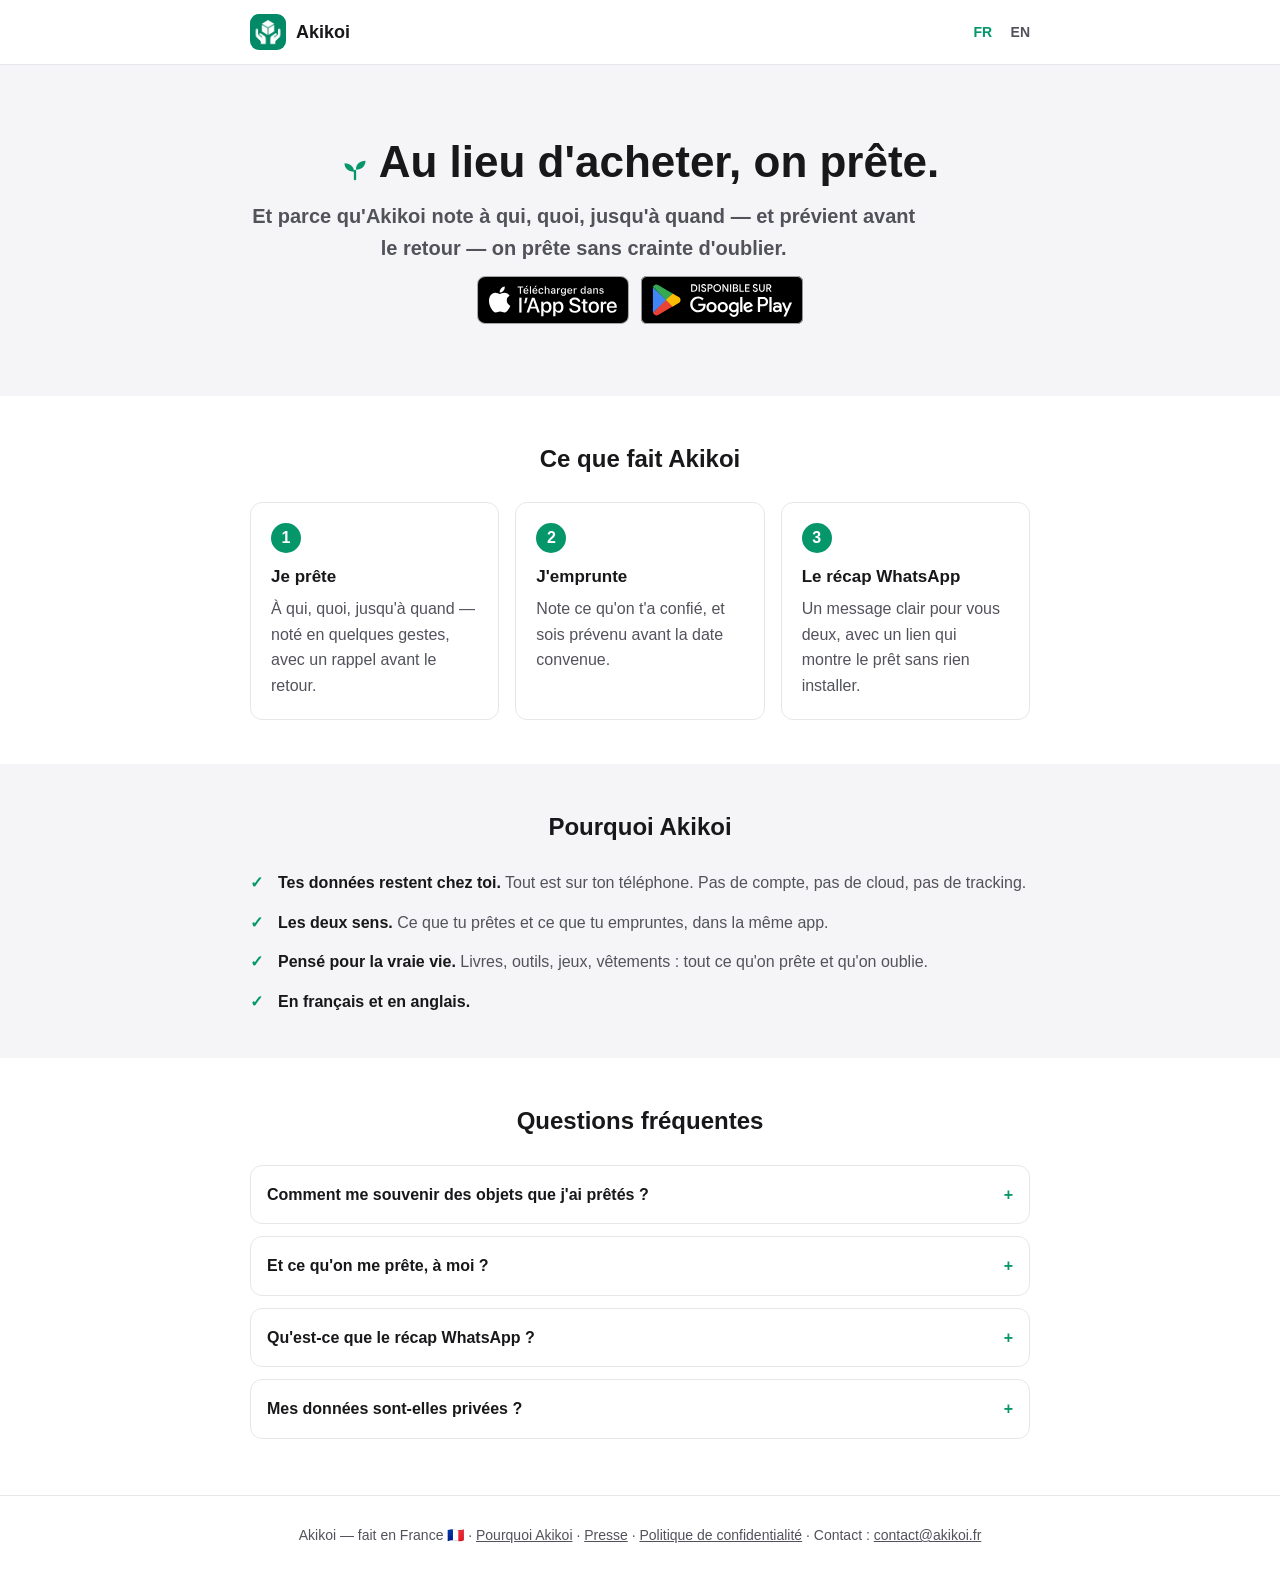
<file: index.html>
<!DOCTYPE html>
<html lang="fr">
<head>
  <meta charset="utf-8">
  <meta name="viewport" content="width=device-width, initial-scale=1">
  <title>Akikoi – Prêts &amp; emprunts</title>
  <meta name="description" content="Tes prêts, tes emprunts, en un coup d'œil. Note à qui tu prêtes et ce qu'on t'a confié, et sois prévenu avant la date convenue.">
  <link rel="canonical" href="https://akikoi.fr/">
  <link rel="alternate" hreflang="fr" href="https://akikoi.fr/">
  <link rel="alternate" hreflang="en" href="https://akikoi.fr/en/">
  <link rel="alternate" hreflang="x-default" href="https://akikoi.fr/">
  <meta property="og:type" content="website">
  <meta property="og:site_name" content="Akikoi">
  <meta property="og:locale" content="fr_FR">
  <meta property="og:title" content="Au lieu d&#39;acheter, on prête. · Akikoi">
  <meta property="og:description" content="Tes prêts, tes emprunts, en un coup d'œil. Note à qui tu prêtes et ce qu'on t'a confié, et sois prévenu avant la date convenue.">
  <meta property="og:url" content="https://akikoi.fr/">
  <meta property="og:image" content="https://akikoi.fr/assets/og.png">
  <meta property="og:image:width" content="600">
  <meta property="og:image:height" content="600">
  <meta name="twitter:card" content="summary">
  <link rel="icon" href="assets/logo.png">
  <link rel="apple-touch-icon" href="assets/logo.png">
  <link rel="stylesheet" href="styles.css">
  <script type="application/ld+json">
  {
    "@context": "https://schema.org",
    "@type": "FAQPage",
    "mainEntity": [
      {"@type":"Question","name":"Comment me souvenir des objets que j'ai prêtés ?","acceptedAnswer":{"@type":"Answer","text":"Note chaque prêt dans Akikoi : l'objet, une photo, la personne et la date de retour. L'app te prévient avant l'échéance et garde ce que tu as prêté, par personne."}},
      {"@type":"Question","name":"Et ce qu'on me prête, à moi ?","acceptedAnswer":{"@type":"Answer","text":"Akikoi note aussi tes emprunts : ce qu'on t'a confié, par qui, et jusqu'à quand. Tu es prévenu avant la date convenue, pour rendre à temps."}},
      {"@type":"Question","name":"Qu'est-ce que le récap WhatsApp ?","acceptedAnswer":{"@type":"Answer","text":"Au moment du prêt, Akikoi prépare un message clair pour vous deux, avec un lien qui montre l'objet, la personne et la date de retour — sans rien installer."}},
      {"@type":"Question","name":"Mes données sont-elles privées ?","acceptedAnswer":{"@type":"Answer","text":"Oui. Akikoi fonctionne entièrement sur ton téléphone, sans compte et sans serveur. Tes prêts ne quittent jamais ton appareil."}}
    ]
  }
  </script>
</head>
<body>
  <header class="site-header">
    <div class="container">
      <a class="brand" href="index.html">
        <img src="assets/logo.png" alt="" width="36" height="36">
        <span>Akikoi</span>
      </a>
      <nav class="langs" aria-label="Langue">
        <a href="index.html" aria-current="true">FR</a>
        <a href="en/">EN</a>
      </nav>
    </div>
  </header>

  <main>
    <section class="hero">
      <div class="container">
        <h1><svg class="pousse" viewBox="0 0 24 24" aria-hidden="true" focusable="false"><path fill="currentColor" d="M11 21.5v-7a1 1 0 0 1 2 0v7a1 1 0 0 1-2 0Z"/><path fill="currentColor" d="M11.2 15.2C6.1 15.2 3 12.1 3 7.9c5.1 0 8.2 3.1 8.2 7.3Z"/><path fill="currentColor" d="M12.8 13.4c0-4.5 3.1-7.6 8.2-7.6 0 4.5-3.1 7.6-8.2 7.6Z"/></svg>Au lieu d'acheter, on prête.</h1>
        <p class="tagline">Et parce qu'Akikoi note à qui, quoi, jusqu'à quand — et prévient avant le retour — on prête sans crainte d'oublier.</p>
        <div class="stores">
          <a class="store-badge" href="https://apps.apple.com/app/id6822337850"><img src="assets/badges/app-store-fr.svg" alt="Télécharger dans l'App Store" width="152" height="48"></a>
          <a class="store-badge" href="https://play.google.com/store/apps/details?id=com.cyriltosi.objetspretes"><img src="assets/badges/google-play-fr.svg" alt="Disponible sur Google Play" width="162" height="48"></a>
        </div>
      </div>
    </section>

    <section>
      <div class="container">
        <h2>Ce que fait Akikoi</h2>
        <div class="steps">
          <div class="step">
            <span class="n">1</span>
            <h3>Je prête</h3>
            <p>À qui, quoi, jusqu'à quand — noté en quelques gestes, avec un rappel avant le retour.</p>
          </div>
          <div class="step">
            <span class="n">2</span>
            <h3>J'emprunte</h3>
            <p>Note ce qu'on t'a confié, et sois prévenu avant la date convenue.</p>
          </div>
          <div class="step">
            <span class="n">3</span>
            <h3>Le récap WhatsApp</h3>
            <p>Un message clair pour vous deux, avec un lien qui montre le prêt sans rien installer.</p>
          </div>
        </div>
      </div>
    </section>

    <!--
      Objets proposés (v1.2) : à décommenter le jour de la publication, pas avant —
      une page qui promet ce que l'app ne fait pas encore promet à faux.
    <section class="alt">
      <div class="container">
        <h2>Proposer un objet</h2>
        <p>Fais savoir ce que tu es prêt à confier — à tes contacts, ton immeuble, ton club. Une photo, deux mots, un lien à partager.</p>
      </div>
    </section>
    -->

    <section class="alt">
      <div class="container">
        <h2>Pourquoi Akikoi</h2>
        <ul class="features">
          <li><strong>Tes données restent chez toi.</strong> Tout est sur ton téléphone. Pas de compte, pas de cloud, pas de tracking.</li>
          <li><strong>Les deux sens.</strong> Ce que tu prêtes et ce que tu empruntes, dans la même app.</li>
          <li><strong>Pensé pour la vraie vie.</strong> Livres, outils, jeux, vêtements : tout ce qu'on prête et qu'on oublie.</li>
          <li><strong>En français et en anglais.</strong></li>
        </ul>
      </div>
    </section>

    <section class="faq">
      <div class="container">
        <h2>Questions fréquentes</h2>
        <details>
          <summary>Comment me souvenir des objets que j'ai prêtés ?</summary>
          <p>Note chaque prêt dans Akikoi : l'objet, une photo, la personne et la date de retour. L'app te prévient avant l'échéance et garde ce que tu as prêté, par personne.</p>
        </details>
        <details>
          <summary>Et ce qu'on me prête, à moi ?</summary>
          <p>Akikoi note aussi tes emprunts : ce qu'on t'a confié, par qui, et jusqu'à quand. Tu es prévenu avant la date convenue, pour rendre à temps.</p>
        </details>
        <details>
          <summary>Qu'est-ce que le récap WhatsApp ?</summary>
          <p>Au moment du prêt, Akikoi prépare un message clair pour vous deux, avec un lien qui montre l'objet, la personne et la date de retour — sans rien installer.</p>
        </details>
        <details>
          <summary>Mes données sont-elles privées ?</summary>
          <p>Oui. Akikoi fonctionne entièrement sur ton téléphone, sans compte et sans serveur. Tes prêts ne quittent jamais ton appareil.</p>
        </details>
      </div>
    </section>
  </main>

  <footer class="site-footer">
    <div class="container">
      Akikoi — fait en France 🇫🇷 ·
      <a href="pourquoi/">Pourquoi Akikoi</a> ·
      <a href="presse/">Presse</a> ·
      <a href="confidentialite/">Politique de confidentialité</a> ·
      Contact : <a href="mailto:contact@akikoi.fr">contact@akikoi.fr</a>
    </div>
  </footer>
</body>
</html>
</file>
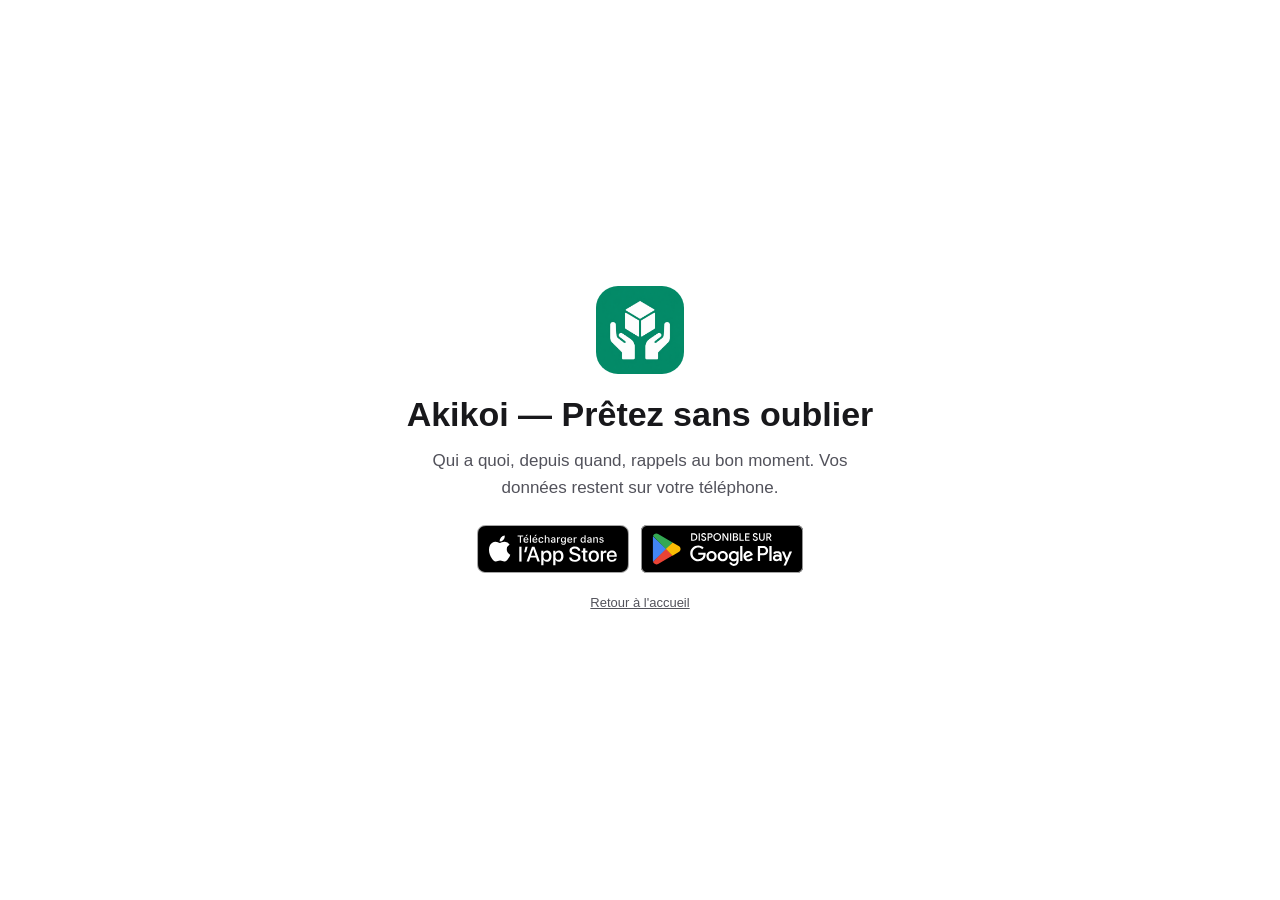
<file: app/index.html>
<!DOCTYPE html>
<html lang="fr">
<head>
  <meta charset="utf-8">
  <meta name="viewport" content="width=device-width, initial-scale=1">

  <title>Akikoi — suivez vos prêts d'objets</title>
  <meta name="description" content="Akikoi — suivez vos prêts d'objets : qui a quoi, depuis quand, rappels au bon moment. Téléchargez l'application sur l'App Store ou Google Play.">
  <link rel="canonical" href="https://akikoi.fr/app/">
  <meta name="robots" content="noindex, follow">

  <meta property="og:type" content="website">
  <meta property="og:site_name" content="Akikoi">
  <meta property="og:locale" content="fr_FR">
  <meta property="og:title" content="Akikoi — suivez vos prêts d'objets">
  <meta property="og:description" content="Qui a quoi, depuis quand, rappels au bon moment. Vos données restent sur votre téléphone.">
  <meta property="og:url" content="https://akikoi.fr/app/">
  <!--
    Bannière plutôt que carré : WhatsApp affiche une image large en vignette
    d'aperçu, alors qu'un carré est rogné — et les dimensions déclarées sont
    les vraies, sans quoi l'aperçu se réserve la mauvaise place.
  -->
  <meta property="og:image" content="https://akikoi.fr/assets/og-banner.png">
  <meta property="og:image:width" content="1200">
  <meta property="og:image:height" content="630">
  <meta property="og:image:type" content="image/png">
  <meta name="twitter:card" content="summary_large_image">

  <link rel="icon" href="../assets/logo.png">
  <link rel="apple-touch-icon" href="../assets/logo.png">
  <link rel="stylesheet" href="../styles.css">

  <!--
    Redirection selon l'appareil, en JavaScript seulement : iPhone/iPad -> App Store,
    Android -> Google Play. Ailleurs (ordinateur, robots), pas de redirection : la
    page montre les deux badges.
  -->
  <script src="../assets/stores.js"></script>
  <script>
    if (window.AKIKOI_STORE.url) location.replace(window.AKIKOI_STORE.url);
  </script>
</head>
<body>
  <!-- Contenu de repli : visible si la redirection ne part pas, et pour les robots -->
  <main class="redirect">
    <div class="container">
      <img class="redirect-logo" src="../assets/logo.png" alt="Akikoi" width="88" height="88">
      <h1>Akikoi — Prêtez sans oublier</h1>
      <p>Qui a quoi, depuis quand, rappels au bon moment. Vos données restent sur votre téléphone.</p>
      <div class="stores">
        <a class="store-badge" href="https://apps.apple.com/app/id6822337850"><img src="../assets/badges/app-store-fr.svg" alt="Télécharger dans l'App Store" width="152" height="48"></a>
        <a class="store-badge" href="https://play.google.com/store/apps/details?id=com.cyriltosi.objetspretes"><img src="../assets/badges/google-play-fr.svg" alt="Disponible sur Google Play" width="162" height="48"></a>
      </div>
      <p class="redirect-note"><a href="../">Retour à l'accueil</a></p>
    </div>
  </main>
</body>
</html>
</file>
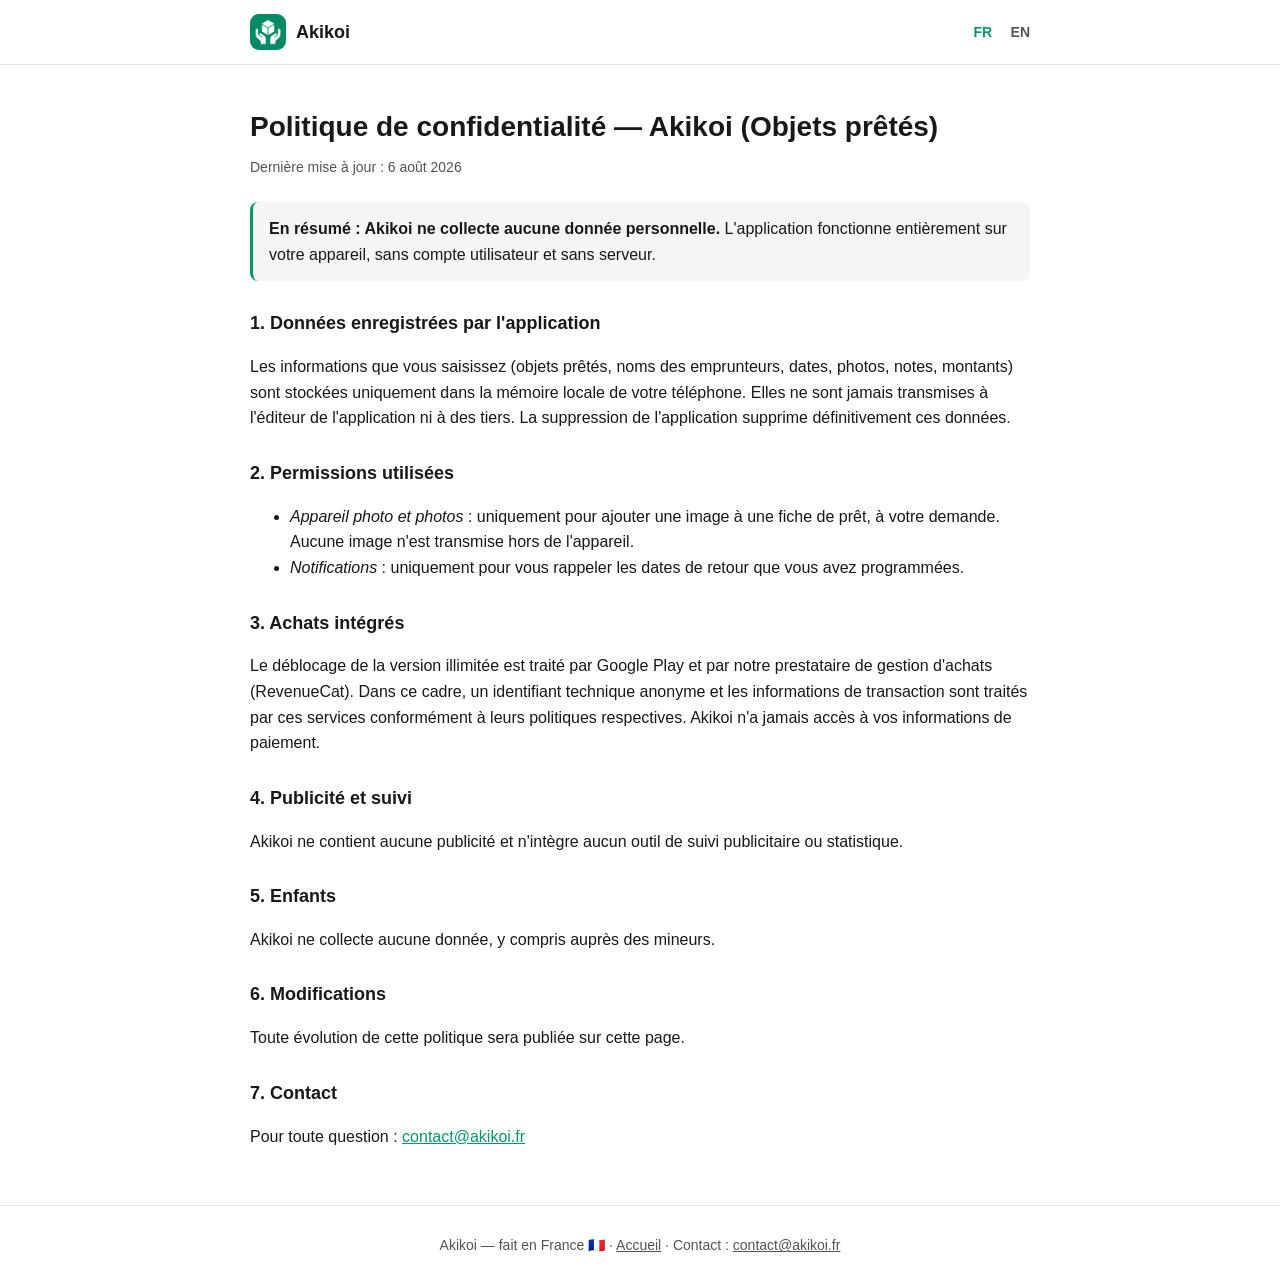
<file: confidentialite/index.html>
<!DOCTYPE html>
<html lang="fr">
<head>
  <meta charset="utf-8">
  <meta name="viewport" content="width=device-width, initial-scale=1">
  <title>Politique de confidentialité — Akikoi</title>
  <meta name="description" content="Akikoi ne collecte aucune donnée personnelle. L'application fonctionne entièrement sur votre appareil, sans compte et sans serveur.">
  <link rel="canonical" href="https://akikoi.fr/confidentialite/">
  <link rel="alternate" hreflang="fr" href="https://akikoi.fr/confidentialite/">
  <link rel="alternate" hreflang="en" href="https://akikoi.fr/en/privacy/">
  <link rel="alternate" hreflang="x-default" href="https://akikoi.fr/confidentialite/">
  <meta property="og:type" content="website">
  <meta property="og:site_name" content="Akikoi">
  <meta property="og:locale" content="fr_FR">
  <meta property="og:title" content="Politique de confidentialité — Akikoi">
  <meta property="og:description" content="Akikoi ne collecte aucune donnée personnelle. Tout reste sur votre appareil.">
  <meta property="og:url" content="https://akikoi.fr/confidentialite/">
  <meta property="og:image" content="https://akikoi.fr/assets/logo.png">
  <link rel="icon" href="../assets/logo.png">
  <link rel="apple-touch-icon" href="../assets/logo.png">
  <link rel="stylesheet" href="../styles.css">
</head>
<body>
  <header class="site-header">
    <div class="container">
      <a class="brand" href="../">
        <img src="../assets/logo.png" alt="" width="36" height="36">
        <span>Akikoi</span>
      </a>
      <nav class="langs" aria-label="Langue">
        <a href="./" aria-current="true">FR</a>
        <a href="../en/privacy/">EN</a>
      </nav>
    </div>
  </header>

  <main class="prose">
    <div class="container">
      <h1>Politique de confidentialité — Akikoi (Objets prêtés)</h1>
      <p class="updated">Dernière mise à jour : 6 août 2026</p>

      <p class="lead"><strong>En résumé : Akikoi ne collecte aucune donnée personnelle.</strong> L'application fonctionne entièrement sur votre appareil, sans compte utilisateur et sans serveur.</p>

      <h2>1. Données enregistrées par l'application</h2>
      <p>Les informations que vous saisissez (objets prêtés, noms des emprunteurs, dates, photos, notes, montants) sont stockées uniquement dans la mémoire locale de votre téléphone. Elles ne sont jamais transmises à l'éditeur de l'application ni à des tiers. La suppression de l'application supprime définitivement ces données.</p>

      <h2>2. Permissions utilisées</h2>
      <ul>
        <li><em>Appareil photo et photos</em> : uniquement pour ajouter une image à une fiche de prêt, à votre demande. Aucune image n'est transmise hors de l'appareil.</li>
        <li><em>Notifications</em> : uniquement pour vous rappeler les dates de retour que vous avez programmées.</li>
      </ul>

      <h2>3. Achats intégrés</h2>
      <p>Le déblocage de la version illimitée est traité par Google Play et par notre prestataire de gestion d'achats (RevenueCat). Dans ce cadre, un identifiant technique anonyme et les informations de transaction sont traités par ces services conformément à leurs politiques respectives. Akikoi n'a jamais accès à vos informations de paiement.</p>

      <h2>4. Publicité et suivi</h2>
      <p>Akikoi ne contient aucune publicité et n'intègre aucun outil de suivi publicitaire ou statistique.</p>

      <h2>5. Enfants</h2>
      <p>Akikoi ne collecte aucune donnée, y compris auprès des mineurs.</p>

      <h2>6. Modifications</h2>
      <p>Toute évolution de cette politique sera publiée sur cette page.</p>

      <h2>7. Contact</h2>
      <p>Pour toute question : <a href="mailto:contact@akikoi.fr">contact@akikoi.fr</a></p>
    </div>
  </main>

  <footer class="site-footer">
    <div class="container">
      Akikoi — fait en France 🇫🇷 ·
      <a href="../">Accueil</a> ·
      Contact : <a href="mailto:contact@akikoi.fr">contact@akikoi.fr</a>
    </div>
  </footer>
</body>
</html>
</file>
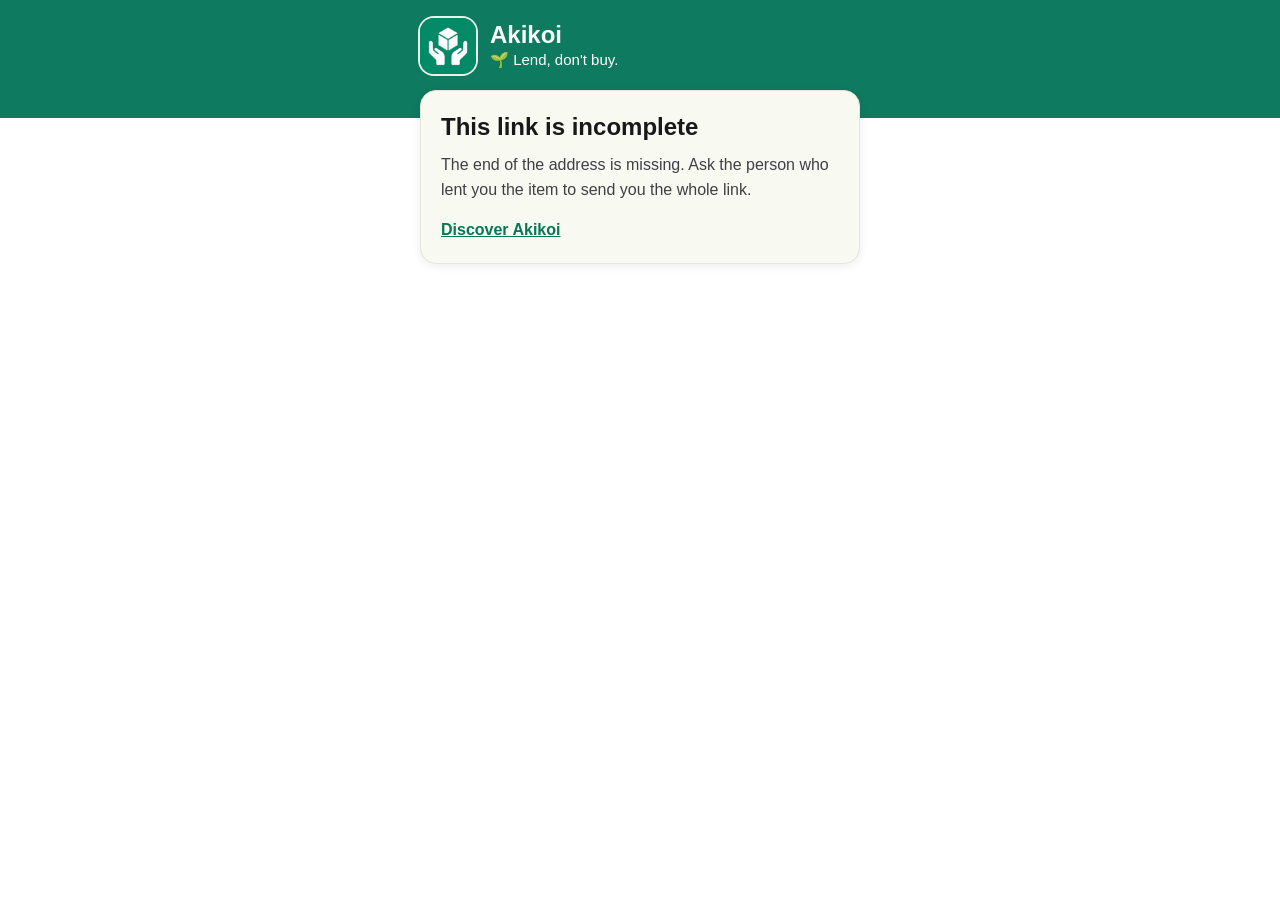
<file: e/index.html>
<!doctype html><html lang="fr" translate="no"><head><meta charset="utf-8">
  <!--
    La page choisit sa langue elle-même : une traduction automatique par-dessus
    défigurait les libellés (« Lent on » devenu « Carême »). Le lang de <html> est
    posé ici, avant tout rendu, sur la langue réellement affichée.
  -->
  <meta name="google" content="notranslate">
  <script>
  // Français dès qu'une des langues préférées du navigateur commence par « fr »
  // (navigator.languages, pas seulement la première). Aperçu : ?lang=fr|en, ?ios=1, ?android=1.
  // La requête ne porte rien du prêt — le prêt reste dans le fragment.
  (function () {
    var params = {};
    location.search.replace(/^\?/, "").split("&").forEach(function (kv) {
      var i = kv.indexOf("=");
      if (kv) params[decodeURIComponent(i < 0 ? kv : kv.slice(0, i))] = i < 0 ? "" : decodeURIComponent(kv.slice(i + 1));
    });
    var langs = navigator.languages && navigator.languages.length ? navigator.languages : [navigator.language || ""];
    function first(prefix) {
      for (var i = 0; i < langs.length; i++) if (String(langs[i]).toLowerCase().indexOf(prefix) === 0) return langs[i];
      return null;
    }
    var fr = params.lang === "fr" || params.lang === "en" ? params.lang === "fr" : first("fr") !== null;
    document.documentElement.lang = fr ? "fr" : "en";
    // Les dates anglaises suivent l'anglais préféré du navigateur (US, GB…), sinon l'anglais britannique
    window.AKIKOI_PAGE = { fr: fr, locale: fr ? "fr-FR" : (first("en") || "en-GB"), params: params };
  })();
  </script>
  <script src="/assets/stores.js"></script>
  <!--
    Balises d'aperçu en français, quelle que soit la langue du téléphone : les
    messageries les lisent sans navigateur, donc sans navigator.language (cf. README).
  -->
  <meta property="og:type" content="website">
  <meta property="og:site_name" content="Akikoi">
  <meta property="og:locale" content="fr_FR">
  <meta property="og:title" content="Un objet t'a été prêté · Akikoi">
  <meta property="og:description" content="Ouvre le lien pour voir l'objet, qui te l'a prêté et la date de retour convenue.">
  <meta property="og:url" content="https://akikoi.fr/e/">
  <!--
    Bannière plutôt que carré : WhatsApp affiche une image large en vignette
    d'aperçu, alors qu'un carré est rogné — et les dimensions déclarées sont
    les vraies, sans quoi l'aperçu se réserve la mauvaise place.
  -->
  <meta property="og:image" content="https://akikoi.fr/assets/og-banner.png">
  <meta property="og:image:width" content="1200">
  <meta property="og:image:height" content="630">
  <meta property="og:image:type" content="image/png">
  <meta name="twitter:card" content="summary_large_image">
  <!-- OG générique : les messageries ne reçoivent pas le fragment, donc aucune donnée du prêt ici -->

  <meta name="viewport" content="width=device-width, initial-scale=1, viewport-fit=cover">
  <title>Un objet t'a été prêté · Akikoi</title>
  <meta name="description" content="Retrouve le résumé de ton emprunt : l'objet, qui te l'a prêté et la date de retour convenue.">
  <meta name="robots" content="noindex">

  <link rel="icon" href="/assets/logo.png">
  <link rel="apple-touch-icon" href="/assets/logo.png">
  <link rel="stylesheet" href="/styles.css">
  <!--
    Le style de cette page reste ici : styles.css est partagé avec /o et /p, et
    leurs classes partagées n'ont pas à bouger pour elle.

    Contrastes (AA) : blanc sur le bandeau #0e7a5f 5,29 ; blanc sur le bouton
    #047857 5,48 (l'accent #059669 ne fait que 3,77) ; #52525b sur la carte
    crème 7,3 ; badges 4,9 à 5,9 ; icône #14181F sur le disque terracotta 8,92.
  -->
  <style>
    [hidden] { display: none !important; }
    body { background: #fff; }
    /* styles.css donne aux sections du site vitrine un grand padding : pas ici */
    .e-main section:not(.e-carte) { padding: 0; }
    .e-main section h2 { text-align: left; }

    .e-bandeau { background: #0e7a5f; color: #fff; padding: 18px 0 44px; }
    .e-bandeau .container { max-width: 480px; display: flex; align-items: center; gap: 14px; }
    .e-marque { display: flex; align-items: center; gap: 14px; color: #fff; text-decoration: none; min-width: 0; }
    .e-marque:hover { color: #fff; }
    .e-marque img { width: 56px; height: 56px; border-radius: 14px; display: block; flex: 0 0 auto; box-shadow: 0 0 0 2px rgba(255, 255, 255, 0.9); }
    .e-nom { display: block; font-size: 24px; font-weight: 800; line-height: 1.1; }
    .e-slogan { display: block; margin-top: 2px; font-size: 15px; line-height: 1.35; }

    .e-main { padding: 0 0 40px; }
    .e-main .container { max-width: 480px; }
    /* La carte remonte sur le bandeau : pas de vide entre les deux */
    .e-carte {
      position: relative;
      margin-top: -28px;
      background: #F8F9F1;
      border: 1px solid #e3e6d8;
      border-radius: 16px;
      padding: 22px 20px 20px;
      box-shadow: 0 2px 10px rgba(20, 24, 31, 0.08);
    }
    .e-disque {
      width: 56px; height: 56px;
      border-radius: 50%;
      background: #F2A58B;
      color: #14181F;
      display: flex; align-items: center; justify-content: center;
      margin-bottom: 14px;
    }
    .e-disque svg { width: 28px; height: 28px; }
    .e-surtitre { margin: 0 0 2px; font-size: 16px; font-weight: 600; color: #52525b; overflow-wrap: anywhere; }
    .e-objet { margin: 0; font-size: 30px; line-height: 1.15; overflow-wrap: anywhere; }
    .e-badge {
      display: inline-block;
      margin: 14px 0 16px;
      padding: 6px 12px;
      border-radius: 999px;
      font-weight: 700;
      font-size: 16px;
    }
    .e-badge-ok { background: #ecfdf5; color: #047857; }
    .e-badge-soon { background: #fffbeb; color: #b45309; }
    .e-badge-late { background: #fef2f2; color: #b91c1c; }
    .e-badge-free { background: #ececea; color: #3f3f46; }
    .e-dates { margin: 0; display: grid; gap: 10px; }
    .e-dates dt { font-size: 13px; color: #52525b; }
    .e-dates dd { margin: 0; font-weight: 600; font-size: 17px; }

    /* Le lot : une ligne par article, dans le même habit que l'objet seul */
    .e-articles { list-style: none; margin: 14px 0 16px; padding: 0; display: grid; gap: 12px; }
    .e-article { display: grid; gap: 6px; padding-bottom: 12px; border-bottom: 1px solid #e3e6d8; }
    .e-article:last-child { padding-bottom: 0; border-bottom: 0; }
    .e-article-objet { font-weight: 700; font-size: 19px; line-height: 1.25; overflow-wrap: anywhere; }
    .e-article .e-badge { justify-self: start; margin: 0; font-size: 15px; }
    .e-article-date { font-size: 15px; color: #3f3f46; }

    .e-app { margin: 22px 0 0; }
    .e-app h2 { margin: 0 0 10px; font-size: 13px; font-weight: 700; letter-spacing: 0.04em; text-transform: uppercase; color: #52525b; }
    .e-benefices { list-style: none; margin: 0; padding: 0; display: grid; gap: 12px; }
    .e-benefices li { display: flex; align-items: flex-start; gap: 12px; font-size: 16px; line-height: 1.4; }
    .e-benefices svg { flex: 0 0 auto; width: 22px; height: 22px; color: #047857; margin-top: 1px; }

    .e-action { margin-top: 22px; text-align: center; }
    .e-installer {
      display: flex; align-items: center; justify-content: center; gap: 12px;
      width: 100%;
      padding: 12px 18px;
      border-radius: 14px;
      background: #047857;
      color: #fff;
      text-decoration: none;
      font-weight: 700;
      font-size: 17px;
      line-height: 1.2;
    }
    .e-installer:hover, .e-installer:focus-visible { background: #065f46; color: #fff; }
    .e-installer:focus-visible { outline: 3px solid #14181F; outline-offset: 2px; }
    .e-installer-textes { display: grid; text-align: center; gap: 2px; }
    .e-installer-sous { font-size: 13px; font-weight: 600; }
    .e-apres { margin: 10px auto 0; max-width: 40ch; font-size: 15px; line-height: 1.4; color: #18181b; }
    .e-garder {
      margin-top: 10px;
      padding: 8px;
      border: 0;
      background: none;
      font: inherit;
      font-size: 15px;
      color: #52525b;
      text-decoration: underline;
      cursor: pointer;
    }
    .e-garder:hover { color: #18181b; }
    .e-garde { margin: 10px auto 0; max-width: 40ch; font-size: 15px; color: #52525b; }
    .e-toi-aussi { margin: 14px 0 0; font-size: 15px; }
    .e-toi-aussi a { color: #047857; }

    .e-note { margin: 28px 0 0; font-size: 13px; line-height: 1.5; color: #52525b; text-align: center; }

    /* États d'erreur et repli sans JavaScript : même carte, sans bouton */
    .e-carte-vide h1, .e-carte-vide h2 { margin: 0 0 10px; font-size: 24px; line-height: 1.2; text-align: left; }
    .e-carte-vide p { margin: 0 0 14px; color: #3f3f46; }
    .e-carte-vide p:last-child { margin-bottom: 0; }
    .e-carte-vide a { color: #047857; font-weight: 600; }
    .e-carte-vide hr { border: 0; border-top: 1px solid #e3e6d8; margin: 16px 0; }

    /* Téléphone : le bouton reste collé en bas de l'écran */
    @media (max-width: 639px) {
      /* Repli : le script règle ce retrait sur la hauteur réelle de la barre */
      .e-avec-barre .e-main { padding-bottom: calc(130px + env(safe-area-inset-bottom)); }
      .e-avec-barre .e-barre {
        position: fixed; left: 0; right: 0; bottom: 0; z-index: 10;
        padding: 8px 16px calc(8px + env(safe-area-inset-bottom));
        background: #fff;
        box-shadow: 0 -2px 12px rgba(20, 24, 31, 0.12);
      }
      .e-avec-barre .e-installer { padding: 8px 14px; font-size: 16px; border-radius: 12px; }
      .e-avec-barre .e-installer-sous { font-size: 12px; line-height: 1.15; }
      .e-avec-barre .e-apres { margin: 6px auto 0; max-width: 46ch; font-size: 13px; line-height: 1.3; }
    }
    @media (max-width: 359px) {
      .container { padding: 0 16px; }
      .e-objet { font-size: 26px; }
      .e-carte { padding: 18px 16px 16px; }
    }
  </style>
</head>
<body>
  <header class="e-bandeau">
    <div class="container">
      <a class="e-marque" href="/" id="lien-accueil">
        <img src="/assets/logo.png" alt="" width="56" height="56">
        <span>
          <span class="e-nom">Akikoi</span>
          <span class="e-slogan" data-t="slogan">🌱 Au lieu d’acheter, on prête.</span>
        </span>
      </a>
    </div>
  </header>

  <main class="e-main">
    <div class="container">

      <!-- Sans JavaScript : le fragment ne se lit pas, on le dit dans les deux langues -->
      <noscript>
        <section class="e-carte e-carte-vide">
          <h1>Cette page a besoin de JavaScript</h1>
          <p>C'est lui qui lit, sur ton téléphone, ce qui t'a été prêté : le lien ne passe jamais par un serveur. Active-le, ou ouvre le lien dans un autre navigateur.</p>
          <hr>
          <h2 lang="en">This page needs JavaScript</h2>
          <p lang="en">It reads what you borrowed right on your phone: the link never goes through a server. Turn it on, or open the link in another browser.</p>
        </section>
      </noscript>

      <!-- État : prêt lisible -->
      <section id="etat-pret" hidden>
        <div class="e-carte">
          <div class="e-disque" aria-hidden="true">
            <!-- Colis ouvert : l'icône de l'onglet « Mes emprunts » de l'app (Lucide PackageOpen, ISC) -->
            <svg viewBox="0 0 24 24" fill="none" stroke="currentColor" stroke-width="2" stroke-linecap="round" stroke-linejoin="round" focusable="false"><path d="M12 22v-9"/><path d="M15.17 2.21a1.67 1.67 0 0 1 1.63 0L21 4.57a1.93 1.93 0 0 1 0 3.36L8.82 14.79a1.655 1.655 0 0 1-1.64 0L3 12.43a1.93 1.93 0 0 1 0-3.36z"/><path d="M20 13v3.87a2.06 2.06 0 0 1-1.11 1.83l-6 3.08a1.93 1.93 0 0 1-1.78 0l-6-3.08A2.06 2.06 0 0 1 4 16.87V13"/><path d="M21 12.43a1.93 1.93 0 0 0 0-3.36L8.83 2.2a1.64 1.64 0 0 0-1.63 0L3 4.57a1.93 1.93 0 0 0 0 3.36l12.18 6.86a1.636 1.636 0 0 0 1.63 0z"/></svg>
          </div>
          <p id="surtitre" class="e-surtitre"></p>
          <h1 id="objet" class="e-objet"></h1>
          <p id="badge" class="e-badge"></p>
          <!-- Lot (clé l) : une ligne par article, avec son badge et sa date -->
          <ul id="articles" class="e-articles" hidden></ul>
          <dl class="e-dates">
            <div id="ligne-retour">
              <dt data-t="retourPrevu">Retour prévu</dt>
              <dd id="retour"></dd>
            </div>
            <div id="ligne-depuis" hidden>
              <dt data-t="pretele">Prêté le</dt>
              <dd id="depuis"></dd>
            </div>
          </dl>
        </div>

        <!-- Ce que l'app ajoute, et le bouton vers le store de l'appareil -->
        <div id="bloc-app">
          <section class="e-app" aria-labelledby="titre-app">
            <h2 id="titre-app" data-t="avecApp">Avec l'app</h2>
            <ul class="e-benefices">
              <li>
                <svg viewBox="0 0 24 24" fill="none" stroke="currentColor" stroke-width="2" stroke-linecap="round" stroke-linejoin="round" aria-hidden="true" focusable="false"><rect width="8" height="4" x="8" y="2" rx="1" ry="1"/><path d="M16 4h2a2 2 0 0 1 2 2v14a2 2 0 0 1-2 2H6a2 2 0 0 1-2-2V6a2 2 0 0 1 2-2h2"/><path d="m9 14 2 2 4-4"/></svg>
                <span data-t="dejaNote">Ton emprunt se note tout seul</span>
              </li>
              <li id="benefice-rappel">
                <svg viewBox="0 0 24 24" fill="none" stroke="currentColor" stroke-width="2" stroke-linecap="round" stroke-linejoin="round" aria-hidden="true" focusable="false"><path d="M10.268 21a2 2 0 0 0 3.464 0"/><path d="M3.262 15.326A1 1 0 0 0 4 17h16a1 1 0 0 0 .74-1.673C19.41 13.956 18 12.499 18 8A6 6 0 0 0 6 8c0 4.499-1.411 5.956-2.738 7.326"/></svg>
                <span id="rappel"></span>
              </li>
              <li>
                <svg viewBox="0 0 24 24" fill="none" stroke="currentColor" stroke-width="2" stroke-linecap="round" stroke-linejoin="round" aria-hidden="true" focusable="false"><path d="M20 13c0 5-3.5 7.5-7.66 8.95a1 1 0 0 1-.67-.01C7.5 20.5 4 18 4 13V6a1 1 0 0 1 1-1c2 0 4.5-1.2 6.24-2.72a1.17 1.17 0 0 1 1.52 0C14.51 3.81 17 5 19 5a1 1 0 0 1 1 1z"/><path d="m9 12 2 2 4-4"/></svg>
                <span data-t="gratuit">Gratuit, sans compte, tout reste sur ton téléphone</span>
              </li>
            </ul>
          </section>

          <div class="e-action">
            <div class="e-barre">
              <a id="installer" class="e-installer" href="https://akikoi.fr/app">
                <span class="e-installer-textes">
                  <span data-t="installer">Installer Akikoi</span>
                  <span id="installer-sous" class="e-installer-sous" data-t="surStores">sur l'App Store et Google Play</span>
                </span>
              </a>
              <!-- Pas de referrer : l'emprunt se note en rouvrant ce lien (cf. README) -->
              <p class="e-apres" data-t="apres">Après l'installation, rouvre ce lien : ton emprunt est déjà rempli.</p>
            </div>
            <button type="button" id="garder" class="e-garder" data-t="garder">ou garde simplement cette page</button>
            <p id="garde" class="e-garde" hidden data-t="garde">Ce lien contient tout le prêt : garde le message ou ajoute la page à tes favoris.</p>
            <p class="e-toi-aussi"><a id="toi-aussi" href="/" data-t="toiAussi">Toi aussi tu prêtes ? Note-le en 10 secondes.</a></p>
          </div>
        </div>

        <p class="e-note" data-t="note">Cette page affiche le prêt tel qu'il a été partagé — elle ne sait pas s'il a été rendu.</p>
      </section>

      <!-- État : lien illisible (payload présent mais non décodable) -->
      <section id="etat-illisible" class="e-carte e-carte-vide" hidden>
        <h1 data-t="illisibleTitre">Ce lien est illisible</h1>
        <p data-t="illisibleTexte">Il a peut-être été coupé ou modifié en route. Demande à la personne qui t'a prêté l'objet de te le renvoyer.</p>
        <p><a class="lien-decouvrir" href="/" data-t="decouvrir">Découvrir Akikoi</a></p>
      </section>

      <!-- État : fragment absent -->
      <section id="etat-incomplet" class="e-carte e-carte-vide" hidden>
        <h1 data-t="incompletTitre">Ce lien est incomplet</h1>
        <p data-t="incompletTexte">Il manque le résumé du prêt à la fin de l'adresse. Demande à la personne qui t'a prêté l'objet de te renvoyer le lien en entier.</p>
        <p><a class="lien-decouvrir" href="/" data-t="decouvrir">Découvrir Akikoi</a></p>
      </section>

    </div>
  </main>

  <script>
  // Format du lien (#<payload>) : voir README.md, section « Format du lien /e ».
  (function () {
    "use strict";

    var ISO_DATE = /^(\d{4})-(\d{2})-(\d{2})$/;
    var MAX_LEN = 120;
    var MAX_ITEMS = 50;

    function $(id) { return document.getElementById(id); }

    // Langue choisie dans <head>, avant tout rendu
    var params = window.AKIKOI_PAGE.params;
    var FR = window.AKIKOI_PAGE.fr;
    var LOCALE = window.AKIKOI_PAGE.locale;

    // iPhone/iPad -> App Store, Android -> Google Play, ailleurs -> akikoi.fr/app (cf. /assets/stores.js)
    var STORE = window.AKIKOI_STORE;

    var T = FR ? {
      slogan: "🌱 Au lieu d’acheter, on prête.",
      retourPrevu: "Retour prévu",
      pretele: "Prêté le",
      avecApp: "Avec l'app",
      dejaNote: "Ton emprunt se note tout seul",
      gratuit: "Gratuit, sans compte, tout reste sur ton téléphone",
      installer: "Installer Akikoi",
      apres: "Après l'installation, rouvre ce lien : ton emprunt est déjà rempli.",
      surPlay: "sur Google Play",
      surAppStore: "sur l'App Store",
      surStores: "sur l'App Store et Google Play",
      garder: "ou garde simplement cette page",
      garde: "Ce lien contient tout le prêt : garde le message ou ajoute la page à tes favoris.",
      toiAussi: "Toi aussi tu prêtes ? Note-le en 10 secondes.",
      note: "Cette page affiche le prêt tel qu'il a été partagé — elle ne sait pas s'il a été rendu.",
      illisibleTitre: "Ce lien est illisible",
      illisibleTexte: "Il a peut-être été coupé ou modifié en route. Demande à la personne qui t'a prêté l'objet de te le renvoyer.",
      incompletTitre: "Ce lien est incomplet",
      incompletTexte: "Il manque le résumé du prêt à la fin de l'adresse. Demande à la personne qui t'a prêté l'objet de te renvoyer le lien en entier.",
      decouvrir: "Découvrir Akikoi",
      accueil: "/",
      titreIllisible: "Lien illisible · Akikoi",
      titreIncomplet: "Ce lien est incomplet · Akikoi",
      tePrete: function (p) { return p ? p + " te prête" : "On te prête"; },
      lot: function (n) { return n + " objets"; },
      rappelDate: function (d) { return "Un rappel avant le " + d; },
      sansDate: "pas de date convenue",
      libre: "Retour libre",
      dans: function (n) { return "À rendre dans " + n + (n === 1 ? " jour" : " jours"); },
      aujourdhui: "À rendre aujourd'hui",
      retard: function (n) { return "En retard de " + n + (n === 1 ? " jour" : " jours"); }
    } : {
      slogan: "🌱 Lend, don't buy.",
      retourPrevu: "Return by",
      pretele: "Borrowed on",
      avecApp: "With the app",
      dejaNote: "Your borrowed item notes itself",
      gratuit: "Free, no account, everything stays on your phone",
      installer: "Install Akikoi",
      apres: "After installing, open this link again: your item is already filled in.",
      surPlay: "on Google Play",
      surAppStore: "on the App Store",
      surStores: "on the App Store and Google Play",
      garder: "or simply keep this page",
      garde: "This link holds everything: keep the message, or bookmark this page.",
      toiAussi: "Lending things too? Note it in 10 seconds.",
      note: "This page shows what you borrowed, as it was shared — it can't tell whether it has been returned.",
      illisibleTitre: "This link can't be read",
      illisibleTexte: "It may have been cut off or altered on the way. Ask the person who lent you the item to send it again.",
      incompletTitre: "This link is incomplete",
      incompletTexte: "The end of the address is missing. Ask the person who lent you the item to send you the whole link.",
      decouvrir: "Discover Akikoi",
      accueil: "/en/",
      titreIllisible: "Unreadable link · Akikoi",
      titreIncomplet: "Incomplete link · Akikoi",
      tePrete: function (p) { return p ? p + " is lending you" : "Someone is lending you"; },
      lot: function (n) { return n + " items"; },
      rappelDate: function (d) { return "A reminder before " + d; },
      sansDate: "no return date agreed",
      libre: "No return date",
      dans: function (n) { return "Due in " + n + (n === 1 ? " day" : " days"); },
      aujourdhui: "Due today",
      retard: function (n) { return n + (n === 1 ? " day" : " days") + " overdue"; }
    };

    // « AAAA-MM-JJ » -> { y, m, d } si la date existe réellement, sinon null
    function parseIsoDate(s) {
      if (typeof s !== "string") return null;
      var m = ISO_DATE.exec(s);
      if (!m) return null;
      var y = +m[1], mo = +m[2], d = +m[3];
      var probe = new Date(Date.UTC(y, mo - 1, d));
      if (probe.getUTCFullYear() !== y || probe.getUTCMonth() !== mo - 1 || probe.getUTCDate() !== d) return null;
      return { y: y, m: mo, d: d };
    }

    function cleanText(s) {
      if (typeof s !== "string") return "";
      s = s.replace(/\s+/g, " ").trim();
      return s.length > MAX_LEN ? s.slice(0, MAX_LEN - 1) + "…" : s;
    }

    function base64urlToUtf8(b64) {
      var s = b64.replace(/-/g, "+").replace(/_/g, "/").replace(/=+$/, "");
      if (!/^[A-Za-z0-9+\/]*$/.test(s) || s.length % 4 === 1) throw new Error("base64");
      while (s.length % 4) s += "=";
      var bin = atob(s);
      var bytes = new Uint8Array(bin.length);
      for (var i = 0; i < bin.length; i++) bytes[i] = bin.charCodeAt(i);
      return new TextDecoder("utf-8", { fatal: true }).decode(bytes);
    }

    // Lot : [{ object, due }, …] si l est un tableau bien formé, sinon null (l ignoré)
    function decodeItems(list) {
      if (!Array.isArray(list) || list.length === 0) return null;
      var items = [];
      for (var i = 0; i < list.length && i < MAX_ITEMS; i++) {
        var raw = list[i];
        if (!raw || typeof raw !== "object") return null;
        var object = cleanText(raw.o);
        if (!object) return null;
        var due = null;
        if (raw.d != null && raw.d !== "") {
          due = parseIsoDate(raw.d);
          if (!due) return null;
        }
        items.push({ object: object, due: due });
      }
      return items;
    }

    // Renvoie { object, due, lender, since, items } ou null si illisible
    function decodePayload(payload) {
      var data;
      try {
        data = JSON.parse(base64urlToUtf8(payload));
      } catch (e) {
        return null;
      }
      if (!data || typeof data !== "object" || data.v !== 1) return null;

      var object = cleanText(data.o);
      if (!object) return null;

      var due = null;
      if (data.d != null && data.d !== "") {
        due = parseIsoDate(data.d);
        if (!due) return null;
      }

      return {
        object: object,
        due: due,
        lender: cleanText(data.p),
        since: parseIsoDate(data.t),
        items: decodeItems(data.l)
      };
    }

    // Écart en jours civils entre aujourd'hui (heure locale) et la date donnée
    function daysFromToday(date) {
      var now = new Date();
      var today = Date.UTC(now.getFullYear(), now.getMonth(), now.getDate());
      var target = Date.UTC(date.y, date.m - 1, date.d);
      return Math.round((target - today) / 86400000);
    }

    function toDate(date) { return new Date(Date.UTC(date.y, date.m - 1, date.d)); }

    // Le 1er du mois, en français : « mardi 1er décembre 2026 »
    function premier(date, text) {
      return FR && date.d === 1 ? text.replace(/(^|\s)1(\s)/, function (_, before, after) { return before + "1er" + after; }) : text;
    }

    // Retour : avec le jour (« mardi 20 octobre 2026 ») ; prêt : sans le jour
    function formatDate(date, withWeekday) {
      var opts = { day: "numeric", month: "long", year: "numeric", timeZone: "UTC" };
      if (withWeekday) opts.weekday = "long";
      return premier(date, toDate(date).toLocaleDateString(LOCALE, opts));
    }

    // Date courte du rappel : « 20 octobre », l'année seulement si ce n'est pas celle-ci
    function formatShort(date) {
      var opts = { day: "numeric", month: "long", timeZone: "UTC" };
      if (date.y !== new Date().getFullYear()) opts.year = "numeric";
      return premier(date, toDate(date).toLocaleDateString(LOCALE, opts));
    }

    function badgeFor(due) {
      if (!due) return { text: T.libre, tone: "free" };
      var n = daysFromToday(due);
      if (n >= 1) return { text: T.dans(n), tone: n === 1 ? "soon" : "ok" };
      if (n === 0) return { text: T.aujourdhui, tone: "soon" };
      return { text: T.retard(-n), tone: "late" };
    }

    function setBadge(el, due) {
      var badge = badgeFor(due);
      el.textContent = badge.text;
      el.className = "e-badge e-badge-" + badge.tone;
    }

    function renderItems(items) {
      var list = $("articles");
      while (list.firstChild) list.removeChild(list.firstChild);
      items.forEach(function (item) {
        var li = document.createElement("li");
        li.className = "e-article";
        var name = document.createElement("span");
        name.className = "e-article-objet";
        name.textContent = item.object;
        var badgeEl = document.createElement("span");
        setBadge(badgeEl, item.due);
        var date = document.createElement("span");
        date.className = "e-article-date";
        date.textContent = item.due ? formatDate(item.due, true) : T.sansDate;
        li.appendChild(name);
        li.appendChild(badgeEl);
        li.appendChild(date);
        list.appendChild(li);
      });
    }

    function show(id) {
      ["etat-pret", "etat-illisible", "etat-incomplet"].forEach(function (s) {
        $(s).hidden = s !== id;
      });
      // La barre collée en bas n'existe que là où il y a un bouton
      document.body.classList.toggle("e-avec-barre", id === "etat-pret");
      fitBar();
    }

    // Tout doit rester atteignable en défilant : le bas de page se retire
    // exactement de la hauteur de la barre, quelle que soit la longueur des textes
    function fitBar() {
      var main = document.querySelector(".e-main");
      var bar = document.querySelector(".e-barre");
      var fixed = document.body.classList.contains("e-avec-barre") && getComputedStyle(bar).position === "fixed";
      main.style.paddingBottom = fixed ? (bar.offsetHeight + 16) + "px" : "";
    }

    // Les textes fixes, dans la langue affichée
    function translate() {
      // Le bouton va droit au store de l'appareil, et le dit
      $("installer-sous").setAttribute("data-t",
        STORE.platform === "ios" ? "surAppStore" : STORE.platform === "android" ? "surPlay" : "surStores");
      if (STORE.url) $("installer").href = STORE.url;
      var nodes = document.querySelectorAll("[data-t]");
      for (var i = 0; i < nodes.length; i++) nodes[i].textContent = T[nodes[i].getAttribute("data-t")];
      $("lien-accueil").href = T.accueil;
      $("toi-aussi").href = T.accueil;
      var links = document.querySelectorAll(".lien-decouvrir");
      for (var j = 0; j < links.length; j++) links[j].href = T.accueil;
    }

    function render() {
      var payload = location.hash.replace(/^#/, "");
      if (!payload) {
        document.title = T.titreIncomplet;
        show("etat-incomplet");
        return;
      }

      var pret = decodePayload(payload);
      if (!pret) {
        document.title = T.titreIllisible;
        show("etat-illisible");
        return;
      }

      // Uniquement textContent : le contenu vient du lien, jamais interprété comme HTML
      var lot = pret.items !== null;
      $("surtitre").textContent = T.tePrete(pret.lender);
      $("objet").textContent = lot ? T.lot(pret.items.length) : pret.object;

      // Lot : une ligne par article ; le badge et la date uniques laissent la place
      $("articles").hidden = !lot;
      $("badge").hidden = lot;
      $("ligne-retour").hidden = lot;
      if (lot) renderItems(pret.items);
      setBadge($("badge"), pret.due);
      $("retour").textContent = pret.due ? formatDate(pret.due, true) : T.sansDate;

      $("ligne-depuis").hidden = !pret.since;
      $("depuis").textContent = pret.since ? formatDate(pret.since, false) : "";

      // L'app ne programme aucun rappel sans date de retour, ni pour un retour
      // aujourd'hui ou passé : la ligne se tait plutôt que de promettre
      $("benefice-rappel").hidden = !pret.due || daysFromToday(pret.due) < 1;
      $("rappel").textContent = pret.due ? T.rappelDate(formatShort(pret.due)) : "";

      document.title = (lot ? T.lot(pret.items.length) : pret.object) + " · Akikoi";
      show("etat-pret");
    }

    $("garder").addEventListener("click", function () {
      $("garder").hidden = true;
      $("garde").hidden = false;
    });

    translate();
    window.addEventListener("hashchange", render);
    window.addEventListener("resize", fitBar);
    render();
  })();
  </script>
</body>
</html>
</file>
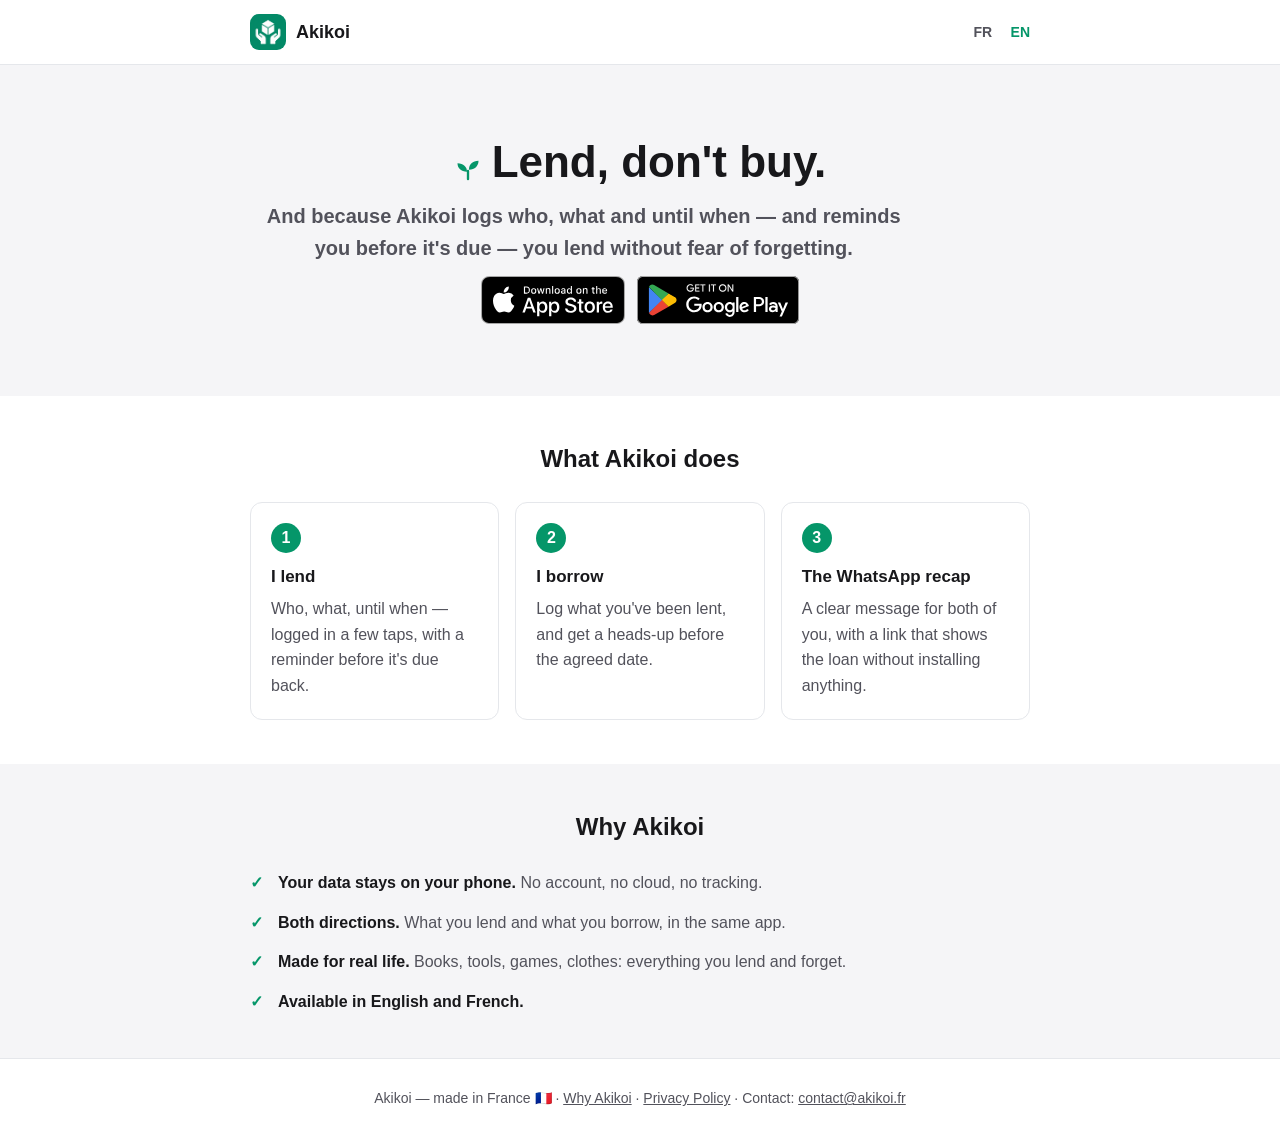
<file: en/index.html>
<!DOCTYPE html>
<html lang="en">
<head>
  <meta charset="utf-8">
  <meta name="viewport" content="width=device-width, initial-scale=1">
  <title>Akikoi – Loans &amp; borrows</title>
  <meta name="description" content="Your loans and borrows, at a glance. Log what you lend and what you've been lent, and get a heads-up before the agreed date.">
  <link rel="canonical" href="https://akikoi.fr/en/">
  <link rel="alternate" hreflang="en" href="https://akikoi.fr/en/">
  <link rel="alternate" hreflang="fr" href="https://akikoi.fr/">
  <link rel="alternate" hreflang="x-default" href="https://akikoi.fr/">
  <meta property="og:type" content="website">
  <meta property="og:site_name" content="Akikoi">
  <meta property="og:locale" content="en_US">
  <meta property="og:title" content="Lend, don't buy. · Akikoi">
  <meta property="og:description" content="Because Akikoi logs who, what and until when — and reminds you before it's due — you lend without fear of forgetting.">
  <meta property="og:url" content="https://akikoi.fr/en/">
  <meta property="og:image" content="https://akikoi.fr/assets/og.png">
  <meta property="og:image:width" content="600">
  <meta property="og:image:height" content="600">
  <meta name="twitter:card" content="summary">
  <link rel="icon" href="../assets/logo.png">
  <link rel="apple-touch-icon" href="../assets/logo.png">
  <link rel="stylesheet" href="../styles.css">
</head>
<body>
  <header class="site-header">
    <div class="container">
      <a class="brand" href="../">
        <img src="../assets/logo.png" alt="" width="36" height="36">
        <span>Akikoi</span>
      </a>
      <nav class="langs" aria-label="Language">
        <a href="../">FR</a>
        <a href="./" aria-current="true">EN</a>
      </nav>
    </div>
  </header>

  <main>
    <section class="hero">
      <div class="container">
        <h1><svg class="pousse" viewBox="0 0 24 24" aria-hidden="true" focusable="false"><path fill="currentColor" d="M11 21.5v-7a1 1 0 0 1 2 0v7a1 1 0 0 1-2 0Z"/><path fill="currentColor" d="M11.2 15.2C6.1 15.2 3 12.1 3 7.9c5.1 0 8.2 3.1 8.2 7.3Z"/><path fill="currentColor" d="M12.8 13.4c0-4.5 3.1-7.6 8.2-7.6 0 4.5-3.1 7.6-8.2 7.6Z"/></svg>Lend, don't buy.</h1>
        <p class="tagline">And because Akikoi logs who, what and until when — and reminds you before it's due — you lend without fear of forgetting.</p>
        <div class="stores">
          <a class="store-badge" href="https://apps.apple.com/app/id6822337850"><img src="../assets/badges/app-store-en.svg" alt="Download on the App Store" width="144" height="48"></a>
          <a class="store-badge" href="https://play.google.com/store/apps/details?id=com.cyriltosi.objetspretes"><img src="../assets/badges/google-play-en.svg" alt="Get it on Google Play" width="162" height="48"></a>
        </div>
      </div>
    </section>

    <section>
      <div class="container">
        <h2>What Akikoi does</h2>
        <div class="steps">
          <div class="step">
            <span class="n">1</span>
            <h3>I lend</h3>
            <p>Who, what, until when — logged in a few taps, with a reminder before it's due back.</p>
          </div>
          <div class="step">
            <span class="n">2</span>
            <h3>I borrow</h3>
            <p>Log what you've been lent, and get a heads-up before the agreed date.</p>
          </div>
          <div class="step">
            <span class="n">3</span>
            <h3>The WhatsApp recap</h3>
            <p>A clear message for both of you, with a link that shows the loan without installing anything.</p>
          </div>
        </div>
      </div>
    </section>

    <!--
      Offered items (v1.2): uncomment on release day, not before — a page that
      promises what the app can't do yet promises falsely.
    <section class="alt">
      <div class="container">
        <h2>Offer an item</h2>
        <p>Let people know what you're happy to lend — your contacts, your building, your club. A photo, a few words, a link to share.</p>
      </div>
    </section>
    -->

    <section class="alt">
      <div class="container">
        <h2>Why Akikoi</h2>
        <ul class="features">
          <li><strong>Your data stays on your phone.</strong> No account, no cloud, no tracking.</li>
          <li><strong>Both directions.</strong> What you lend and what you borrow, in the same app.</li>
          <li><strong>Made for real life.</strong> Books, tools, games, clothes: everything you lend and forget.</li>
          <li><strong>Available in English and French.</strong></li>
        </ul>
      </div>
    </section>
  </main>

  <footer class="site-footer">
    <div class="container">
      Akikoi — made in France 🇫🇷 ·
      <a href="why/">Why Akikoi</a> ·
      <a href="privacy/">Privacy Policy</a> ·
      Contact: <a href="mailto:contact@akikoi.fr">contact@akikoi.fr</a>
    </div>
  </footer>
</body>
</html>
</file>
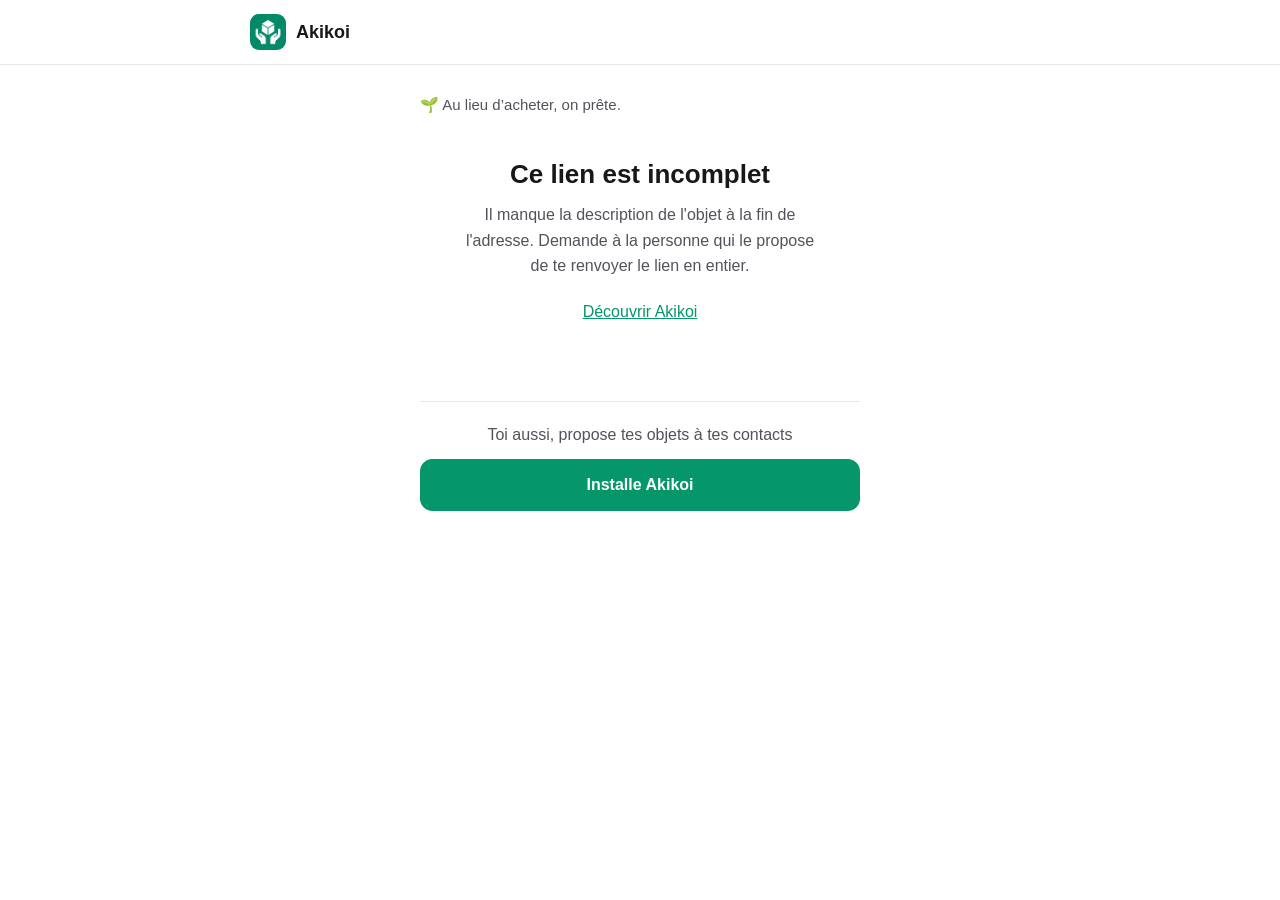
<file: o/index.html>
<!doctype html><html lang="fr"><head><meta charset="utf-8">
  <meta property="og:type" content="website">
  <meta property="og:site_name" content="Akikoi">
  <meta property="og:locale" content="fr_FR">
  <!--
    L'aperçu parle à la première personne : il s'affiche sous un message que
    quelqu'un vient d'envoyer, et c'est de son objet qu'il s'agit.
  -->
  <meta property="og:title" content="Je propose un objet à prêter · Akikoi">
  <meta property="og:description" content="Ouvre le lien pour voir ce que c'est, et réponds-moi si ça t'intéresse.">
  <meta property="og:url" content="https://akikoi.fr/o/">
  <!--
    Bannière plutôt que carré : WhatsApp affiche une image large en vignette
    d'aperçu, alors qu'un carré est rogné — et les dimensions déclarées sont
    les vraies, sans quoi l'aperçu se réserve la mauvaise place.
  -->
  <meta property="og:image" content="https://akikoi.fr/assets/og-banner.png">
  <meta property="og:image:width" content="1200">
  <meta property="og:image:height" content="630">
  <meta property="og:image:type" content="image/png">
  <meta name="twitter:card" content="summary_large_image">
  <!-- OG générique : les messageries ne reçoivent pas le fragment, donc rien de l'objet ici -->

  <meta name="viewport" content="width=device-width, initial-scale=1">
  <title>Je propose un objet à prêter · Akikoi</title>
  <meta name="description" content="Ouvre le lien pour voir ce que c'est, et réponds-moi si ça t'intéresse.">
  <meta name="robots" content="noindex">

  <link rel="icon" href="/assets/logo.png">
  <link rel="apple-touch-icon" href="/assets/logo.png">
  <link rel="stylesheet" href="/styles.css">
</head>
<body>
  <header class="site-header">
    <div class="container">
      <a class="brand" href="/">
        <img src="/assets/logo.png" alt="" width="36" height="36">
        Akikoi
      </a>
    </div>
  </header>

  <main class="loan">
    <div class="container">
      <p class="site-eco">🌱 Au lieu d’acheter, on prête.</p>

      <!-- État : objet lisible -->
      <section id="state-offer" class="loan-state" hidden>
        <div class="loan-card">
          <p class="loan-kicker">À prêter</p>
          <h1 id="offer-title" class="loan-object"></h1>
          <!-- Qui le propose, et à qui : pas à un cercle nommé, à qui en a besoin -->
          <p id="offer-by" class="loan-lender"></p>
          <p id="offer-words" class="offer-words" hidden></p>
          <p id="offer-duration" class="loan-badge loan-badge-free"></p>
          <p class="loan-honest">Rien n'est réservé ni promis ici : c'est à vous deux de convenir du reste.</p>
        </div>

        <div class="loan-cta">
          <!--
            Le prénom signe le message, et voyage jusqu'au prêteur dans le lien
            /p : sans lui, il reçoit « Quelqu'un veut emprunter… ». Optionnel —
            on ne bloque pas un « ça m'intéresse » pour un champ.
          -->
          <label class="offer-name" for="offer-firstname" hidden id="offer-name-row">
            <span>Ton prénom (optionnel)</span>
            <input id="offer-firstname" type="text" autocomplete="given-name"
                   maxlength="40" placeholder="Ex. : Léa">
          </label>
          <!-- Avec un numéro : la conversation s'ouvre, le message est déjà écrit -->
          <a id="offer-whatsapp" class="cta cta-live loan-cta-btn" href="#" hidden>Ça m'intéresse !</a>
          <!-- Sans numéro : le lien est arrivé quelque part, on répond là où il est arrivé -->
          <p id="offer-reply" class="loan-kept" hidden></p>
        </div>
      </section>

      <!-- État : une liste d'objets (clé l) — ce que quelqu'un peut prêter -->
      <section id="state-offers" class="loan-state" hidden>
        <p class="loan-kicker">À prêter</p>
        <h1 id="offers-title" class="loan-object"></h1>
        <label class="offer-name" for="offers-firstname">
          <span>Ton prénom (optionnel)</span>
          <input id="offers-firstname" type="text" autocomplete="given-name"
                 maxlength="40" placeholder="Ex. : Léa">
        </label>
        <ul id="offers-list" class="offer-list"></ul>
        <!-- Sans numéro : une seule fois sous la liste, c'est la même réponse pour tous -->
        <p id="offers-reply" class="loan-kept" hidden></p>
        <p class="loan-honest">Rien n'est réservé ni promis ici : c'est à vous deux de convenir du reste.</p>
      </section>

      <!-- État : lien illisible (payload présent mais non décodable) -->
      <section id="state-invalid" class="loan-state loan-empty" hidden>
        <h1>Ce lien est illisible</h1>
        <p>Il a peut-être été coupé ou modifié en route. Demande à la personne qui propose l'objet de te le renvoyer.</p>
        <a href="/">Découvrir Akikoi</a>
      </section>

      <!-- État : fragment absent (état par défaut sans JavaScript) -->
      <section id="state-empty" class="loan-state loan-empty">
        <h1>Ce lien est incomplet</h1>
        <p>Il manque la description de l'objet à la fin de l'adresse. Demande à la personne qui le propose de te renvoyer le lien en entier.</p>
        <a href="/">Découvrir Akikoi</a>
      </section>

      <div class="offer-foot">
        <p>Toi aussi, propose tes objets à tes contacts</p>
        <a class="cta cta-live loan-cta-btn" href="https://akikoi.fr/app" data-store-link>Installe Akikoi</a>
      </div>

    </div>
  </main>

  <script src="/assets/stores.js" defer></script>
  <script src="/assets/offre.js" defer></script>
</body>
</html>
</file>
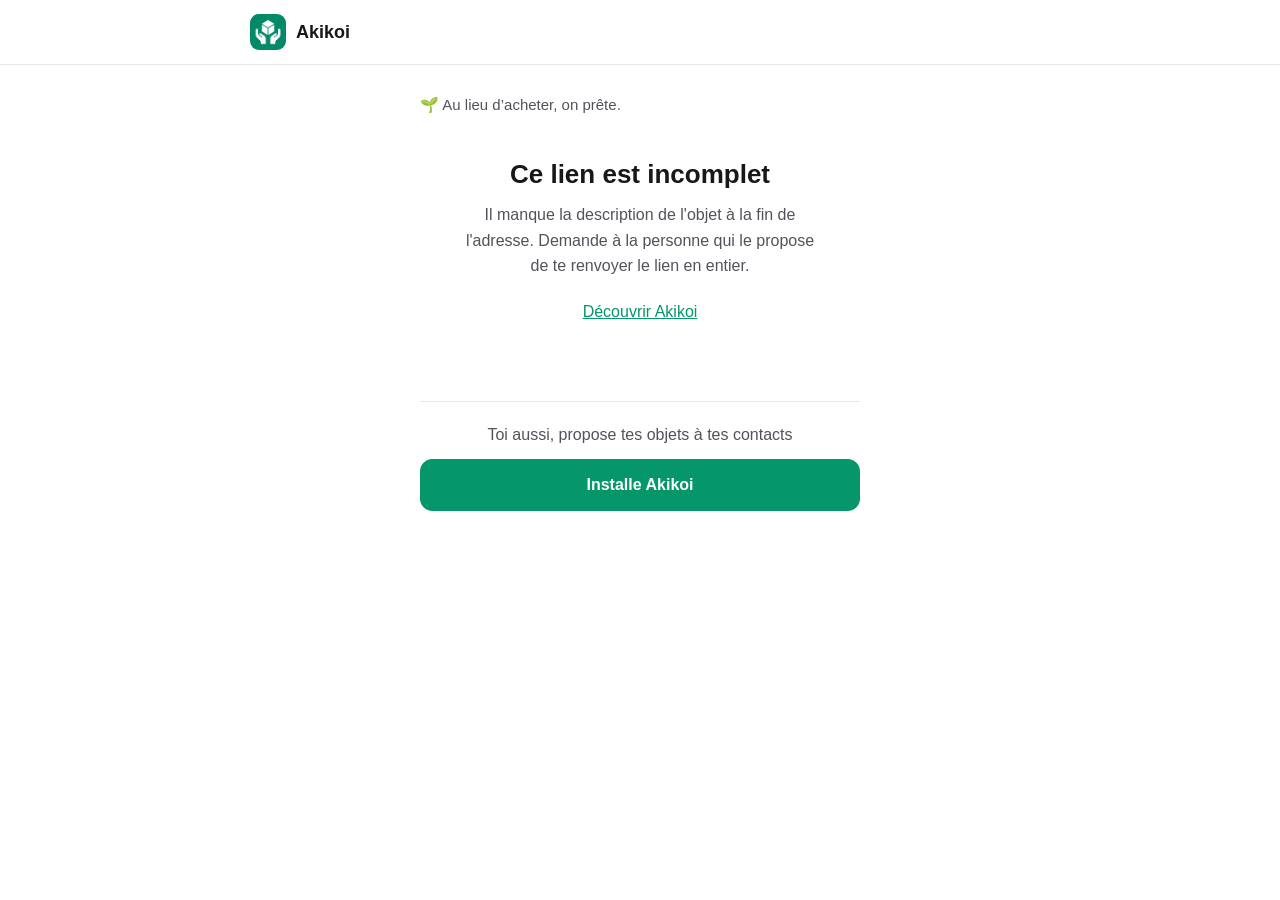
<file: objets/index.html>
<!doctype html><html lang="fr"><head><meta charset="utf-8">
  <meta property="og:type" content="website">
  <meta property="og:site_name" content="Akikoi">
  <meta property="og:locale" content="fr_FR">
  <!--
    L'aperçu parle à la première personne, et au pluriel : il s'affiche sous un
    message que quelqu'un vient d'envoyer, et c'est de son étagère qu'il s'agit.
    Le reste de la page est celui de /o — même markup, même script : c'est la
    clé `l` du lien qui décide de ce qui s'affiche, pas l'adresse.
  -->
  <meta property="og:title" content="Je propose quelques objets à prêter · Akikoi">
  <meta property="og:description" content="Ça vous évite d'acheter. Ouvre le lien pour voir ce que je vous propose.">
  <meta property="og:url" content="https://akikoi.fr/objets/">
  <!--
    Bannière plutôt que carré : WhatsApp affiche une image large en vignette
    d'aperçu, alors qu'un carré est rogné — et les dimensions déclarées sont
    les vraies, sans quoi l'aperçu se réserve la mauvaise place.
  -->
  <meta property="og:image" content="https://akikoi.fr/assets/og-banner.png">
  <meta property="og:image:width" content="1200">
  <meta property="og:image:height" content="630">
  <meta property="og:image:type" content="image/png">
  <meta name="twitter:card" content="summary_large_image">
  <!-- OG générique : les messageries ne reçoivent pas le fragment, donc rien de l'objet ici -->

  <meta name="viewport" content="width=device-width, initial-scale=1">
  <title>Je propose quelques objets à prêter · Akikoi</title>
  <meta name="description" content="Ça vous évite d'acheter. Ouvre le lien pour voir ce que je vous propose.">
  <meta name="robots" content="noindex">

  <link rel="icon" href="/assets/logo.png">
  <link rel="apple-touch-icon" href="/assets/logo.png">
  <link rel="stylesheet" href="/styles.css">
</head>
<body>
  <header class="site-header">
    <div class="container">
      <a class="brand" href="/">
        <img src="/assets/logo.png" alt="" width="36" height="36">
        Akikoi
      </a>
    </div>
  </header>

  <main class="loan">
    <div class="container">
      <p class="site-eco">🌱 Au lieu d’acheter, on prête.</p>

      <!-- État : objet lisible -->
      <section id="state-offer" class="loan-state" hidden>
        <div class="loan-card">
          <p class="loan-kicker">À prêter</p>
          <h1 id="offer-title" class="loan-object"></h1>
          <!-- Qui le propose, et à qui : pas à un cercle nommé, à qui en a besoin -->
          <p id="offer-by" class="loan-lender"></p>
          <p id="offer-words" class="offer-words" hidden></p>
          <p id="offer-duration" class="loan-badge loan-badge-free"></p>
          <p class="loan-honest">Rien n'est réservé ni promis ici : c'est à vous deux de convenir du reste.</p>
        </div>

        <div class="loan-cta">
          <!--
            Le prénom signe le message, et voyage jusqu'au prêteur dans le lien
            /p : sans lui, il reçoit « Quelqu'un veut emprunter… ». Optionnel —
            on ne bloque pas un « ça m'intéresse » pour un champ.
          -->
          <label class="offer-name" for="offer-firstname" hidden id="offer-name-row">
            <span>Ton prénom (optionnel)</span>
            <input id="offer-firstname" type="text" autocomplete="given-name"
                   maxlength="40" placeholder="Ex. : Léa">
          </label>
          <!-- Avec un numéro : la conversation s'ouvre, le message est déjà écrit -->
          <a id="offer-whatsapp" class="cta cta-live loan-cta-btn" href="#" hidden>Ça m'intéresse !</a>
          <!-- Sans numéro : le lien est arrivé quelque part, on répond là où il est arrivé -->
          <p id="offer-reply" class="loan-kept" hidden></p>
        </div>
      </section>

      <!-- État : une liste d'objets (clé l) — ce que quelqu'un peut prêter -->
      <section id="state-offers" class="loan-state" hidden>
        <p class="loan-kicker">À prêter</p>
        <h1 id="offers-title" class="loan-object"></h1>
        <label class="offer-name" for="offers-firstname">
          <span>Ton prénom (optionnel)</span>
          <input id="offers-firstname" type="text" autocomplete="given-name"
                 maxlength="40" placeholder="Ex. : Léa">
        </label>
        <ul id="offers-list" class="offer-list"></ul>
        <!-- Sans numéro : une seule fois sous la liste, c'est la même réponse pour tous -->
        <p id="offers-reply" class="loan-kept" hidden></p>
        <p class="loan-honest">Rien n'est réservé ni promis ici : c'est à vous deux de convenir du reste.</p>
      </section>

      <!-- État : lien illisible (payload présent mais non décodable) -->
      <section id="state-invalid" class="loan-state loan-empty" hidden>
        <h1>Ce lien est illisible</h1>
        <p>Il a peut-être été coupé ou modifié en route. Demande à la personne qui propose l'objet de te le renvoyer.</p>
        <a href="/">Découvrir Akikoi</a>
      </section>

      <!-- État : fragment absent (état par défaut sans JavaScript) -->
      <section id="state-empty" class="loan-state loan-empty">
        <h1>Ce lien est incomplet</h1>
        <p>Il manque la description de l'objet à la fin de l'adresse. Demande à la personne qui le propose de te renvoyer le lien en entier.</p>
        <a href="/">Découvrir Akikoi</a>
      </section>

      <div class="offer-foot">
        <p>Toi aussi, propose tes objets à tes contacts</p>
        <a class="cta cta-live loan-cta-btn" href="https://akikoi.fr/app" data-store-link>Installe Akikoi</a>
      </div>

    </div>
  </main>

  <script src="/assets/stores.js" defer></script>
  <script src="/assets/offre.js" defer></script>
</body>
</html>
</file>
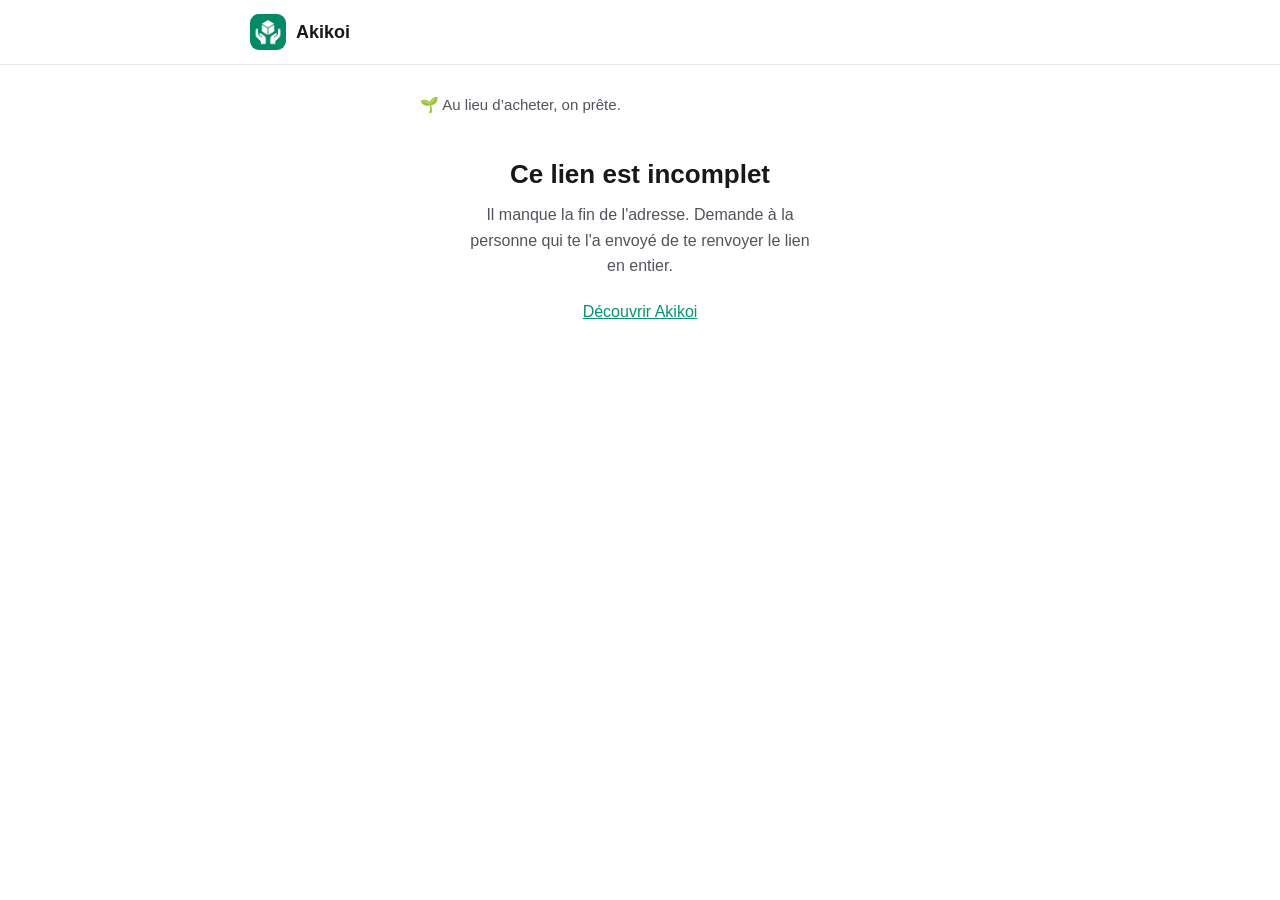
<file: p/index.html>
<!doctype html><html lang="fr"><head><meta charset="utf-8">
  <meta property="og:type" content="website">
  <meta property="og:site_name" content="Akikoi">
  <meta property="og:locale" content="fr_FR">
  <!--
    L'aperçu parle à la première personne : il s'affiche sous un message que
    quelqu'un vient d'envoyer, et c'est de son emprunt qu'il s'agit.
  -->
  <meta property="og:title" content="Un objet m'intéresse · Akikoi">
  <meta property="og:description" content="Ouvre le lien pour noter le prêt en un tap.">
  <meta property="og:url" content="https://akikoi.fr/p/">
  <meta property="og:image" content="https://akikoi.fr/assets/og-banner.png">
  <meta property="og:image:width" content="1200">
  <meta property="og:image:height" content="630">
  <meta property="og:image:type" content="image/png">
  <meta name="twitter:card" content="summary_large_image">
  <!-- OG générique : les messageries ne reçoivent pas le fragment, rien de l'objet ici -->

  <meta name="viewport" content="width=device-width, initial-scale=1">
  <title>Un objet m'intéresse · Akikoi</title>
  <meta name="description" content="Ouvre le lien pour noter le prêt en un tap.">
  <meta name="robots" content="noindex">

  <link rel="icon" href="/assets/logo.png">
  <link rel="apple-touch-icon" href="/assets/logo.png">
  <link rel="stylesheet" href="/styles.css">
</head>
<body>
  <header class="site-header">
    <div class="container">
      <a class="brand" href="/">
        <img src="/assets/logo.png" alt="" width="36" height="36">
        Akikoi
      </a>
    </div>
  </header>

  <!--
    Cette page est un **repli**. Le lien /p est un App Link : sur le téléphone
    du prêteur, Akikoi l'ouvre et remplit le prêt. La page ne s'affiche que si
    l'app n'est pas là — elle dit alors ce qu'on lui voulait, et où la prendre.
  -->
  <main class="loan">
    <div class="container">
      <p class="site-eco">🌱 Au lieu d’acheter, on prête.</p>

      <!-- État : demande lisible -->
      <section id="state-ask" class="loan-state loan-empty" hidden>
        <h1 id="ask-title"></h1>
        <p>Ouvre Akikoi pour noter le prêt.</p>
        <a class="cta cta-live loan-cta-btn" href="https://akikoi.fr/app" data-store-link>Installe Akikoi</a>
      </section>

      <!-- État : lien illisible (payload présent mais non décodable) -->
      <section id="state-invalid" class="loan-state loan-empty" hidden>
        <h1>Ce lien est illisible</h1>
        <p>Il a peut-être été coupé ou modifié en route. Demande à la personne qui te l'a envoyé de te le renvoyer.</p>
        <a href="/">Découvrir Akikoi</a>
      </section>

      <!-- État : fragment absent (état par défaut sans JavaScript) -->
      <section id="state-empty" class="loan-state loan-empty">
        <h1>Ce lien est incomplet</h1>
        <p>Il manque la fin de l'adresse. Demande à la personne qui te l'a envoyé de te renvoyer le lien en entier.</p>
        <a href="/">Découvrir Akikoi</a>
      </section>

    </div>
  </main>

  <script src="/assets/stores.js" defer></script>
  <script>
  // Format du lien (#<payload>) : voir README.md, section « Format du lien /p ».
  (function () {
    "use strict";

    var MAX_LEN = 120;

    function $(id) { return document.getElementById(id); }

    function cleanText(s, max) {
      if (typeof s !== "string") return "";
      s = s.replace(/\s+/g, " ").trim();
      return s.length > max ? s.slice(0, max - 1) + "…" : s;
    }

    function base64urlToUtf8(b64) {
      var s = b64.replace(/-/g, "+").replace(/_/g, "/").replace(/=+$/, "");
      if (!/^[A-Za-z0-9+\/]*$/.test(s) || s.length % 4 === 1) throw new Error("base64");
      while (s.length % 4) s += "=";
      var bin = atob(s);
      var bytes = new Uint8Array(bin.length);
      for (var i = 0; i < bin.length; i++) bytes[i] = bin.charCodeAt(i);
      return new TextDecoder("utf-8", { fatal: true }).decode(bytes);
    }

    // Renvoie { object, borrower } ou null si illisible
    function decodePayload(payload) {
      var data;
      try {
        data = JSON.parse(base64urlToUtf8(payload));
      } catch (e) {
        return null;
      }
      if (!data || typeof data !== "object" || data.v !== 1) return null;
      var object = cleanText(data.o, MAX_LEN);
      if (!object) return null;
      return { object: object, borrower: cleanText(data.e, MAX_LEN) };
    }

    function show(id) {
      ["state-ask", "state-invalid", "state-empty"].forEach(function (s) {
        $(s).hidden = s !== id;
      });
    }

    function render() {
      var payload = location.hash.replace(/^#/, "");
      if (!payload) {
        document.title = "Ce lien est incomplet · Akikoi";
        show("state-empty");
        return;
      }

      var ask = decodePayload(payload);
      if (!ask) {
        document.title = "Lien illisible · Akikoi";
        show("state-invalid");
        return;
      }

      // Uniquement textContent : le contenu vient du lien, jamais interprété comme HTML
      // Sans prénom, la phrase reste vraie sans nommer personne.
      $("ask-title").textContent = ask.borrower
        ? ask.borrower + " veut emprunter " + ask.object
        : "Quelqu'un veut emprunter " + ask.object;

      document.title = ask.object + " · Akikoi";
      show("state-ask");
    }

    window.addEventListener("hashchange", render);
    render();
  })();
  </script>
</body>
</html>
</file>
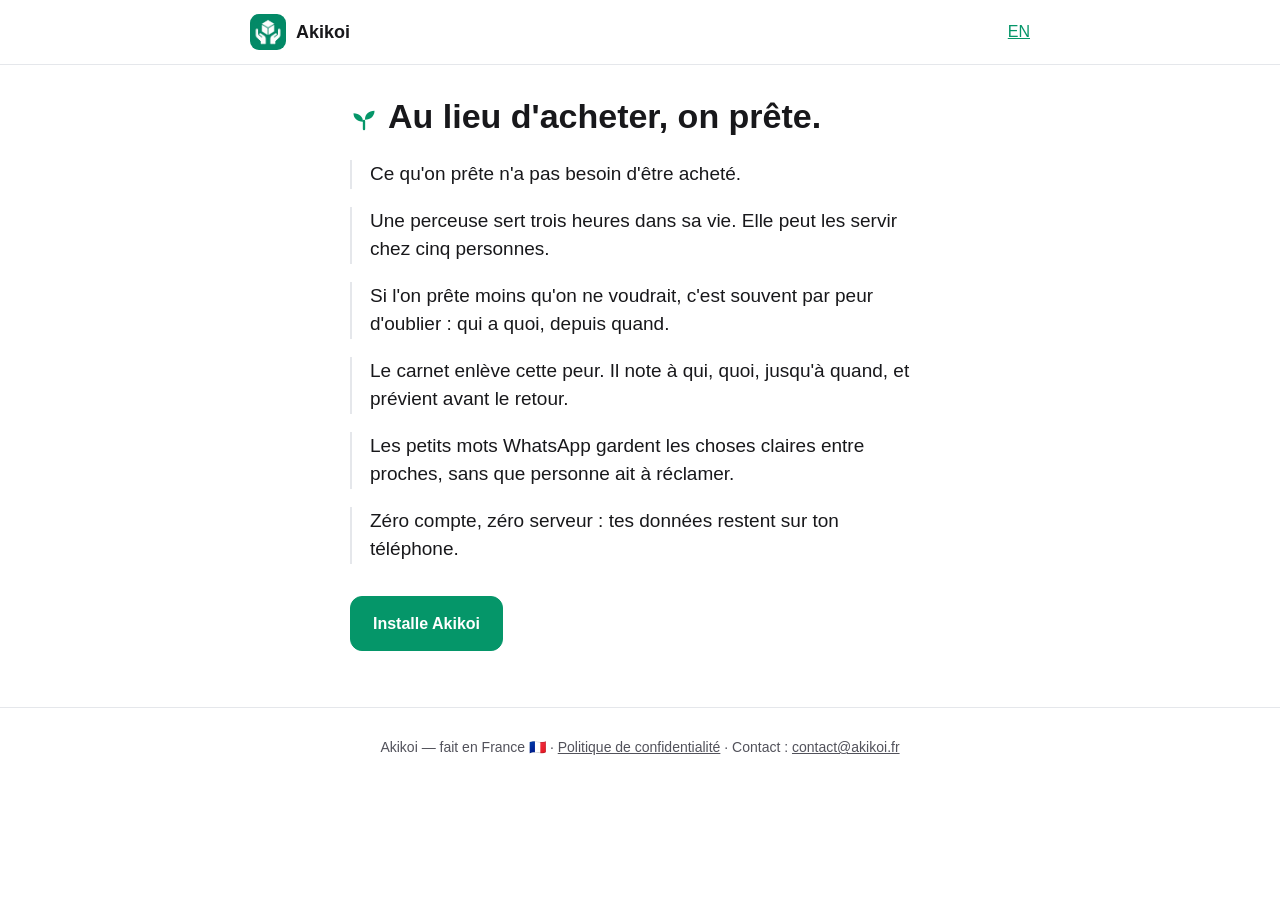
<file: pourquoi/index.html>
<!doctype html><html lang="fr"><head><meta charset="utf-8">
  <meta property="og:type" content="website">
  <meta property="og:site_name" content="Akikoi">
  <meta property="og:locale" content="fr_FR">
  <meta property="og:title" content="Au lieu d'acheter, on prête. · Akikoi">
  <meta property="og:description" content="Pourquoi Akikoi existe : ce qu'on prête n'a pas besoin d'être acheté.">
  <meta property="og:url" content="https://akikoi.fr/pourquoi/">
  <meta property="og:image" content="https://akikoi.fr/assets/og-banner.png">
  <meta property="og:image:width" content="1200">
  <meta property="og:image:height" content="630">
  <meta property="og:image:type" content="image/png">
  <meta name="twitter:card" content="summary_large_image">

  <meta name="viewport" content="width=device-width, initial-scale=1">
  <title>Pourquoi Akikoi — Au lieu d'acheter, on prête.</title>
  <meta name="description" content="Pourquoi Akikoi existe : ce qu'on prête n'a pas besoin d'être acheté. Le carnet enlève la peur d'oublier, et tes données restent chez toi.">
  <link rel="canonical" href="https://akikoi.fr/pourquoi/">
  <link rel="alternate" hreflang="en" href="https://akikoi.fr/en/why/">

  <link rel="icon" href="/assets/logo.png">
  <link rel="apple-touch-icon" href="/assets/logo.png">
  <link rel="stylesheet" href="/styles.css">
</head>
<body>
  <header class="site-header">
    <div class="container">
      <a class="brand" href="/">
        <img src="/assets/logo.png" alt="" width="36" height="36">
        Akikoi
      </a>
      <a href="../en/why/">EN</a>
    </div>
  </header>

  <main class="manifeste">
    <div class="container">
      <h1><svg class="pousse" viewBox="0 0 24 24" aria-hidden="true" focusable="false"><path fill="currentColor" d="M11 21.5v-7a1 1 0 0 1 2 0v7a1 1 0 0 1-2 0Z"/><path fill="currentColor" d="M11.2 15.2C6.1 15.2 3 12.1 3 7.9c5.1 0 8.2 3.1 8.2 7.3Z"/><path fill="currentColor" d="M12.8 13.4c0-4.5 3.1-7.6 8.2-7.6 0 4.5-3.1 7.6-8.2 7.6Z"/></svg>Au lieu d'acheter, on prête.</h1>

      <!--
        Six lignes, pas une de plus. Un manifeste qui s'explique n'en est plus
        un — et rien ici ne se chiffre : nous n'avons aucun chiffre à nous.
      -->
      <ol class="manifeste-lignes">
        <li>Ce qu'on prête n'a pas besoin d'être acheté.</li>
        <li>Une perceuse sert trois heures dans sa vie. Elle peut les servir chez cinq personnes.</li>
        <li>Si l'on prête moins qu'on ne voudrait, c'est souvent par peur d'oublier : qui a quoi, depuis quand.</li>
        <li>Le carnet enlève cette peur. Il note à qui, quoi, jusqu'à quand, et prévient avant le retour.</li>
        <li>Les petits mots WhatsApp gardent les choses claires entre proches, sans que personne ait à réclamer.</li>
        <li>Zéro compte, zéro serveur : tes données restent sur ton téléphone.</li>
      </ol>

      <p class="manifeste-pied">
        <a class="cta cta-live" href="https://akikoi.fr/app">Installe Akikoi</a>
      </p>
    </div>
  </main>

  <footer class="site-footer">
    <div class="container">
      Akikoi — fait en France 🇫🇷 ·
      <a href="/confidentialite/">Politique de confidentialité</a> ·
      Contact : <a href="mailto:contact@akikoi.fr">contact@akikoi.fr</a>
    </div>
  </footer>
</body>
</html>
</file>
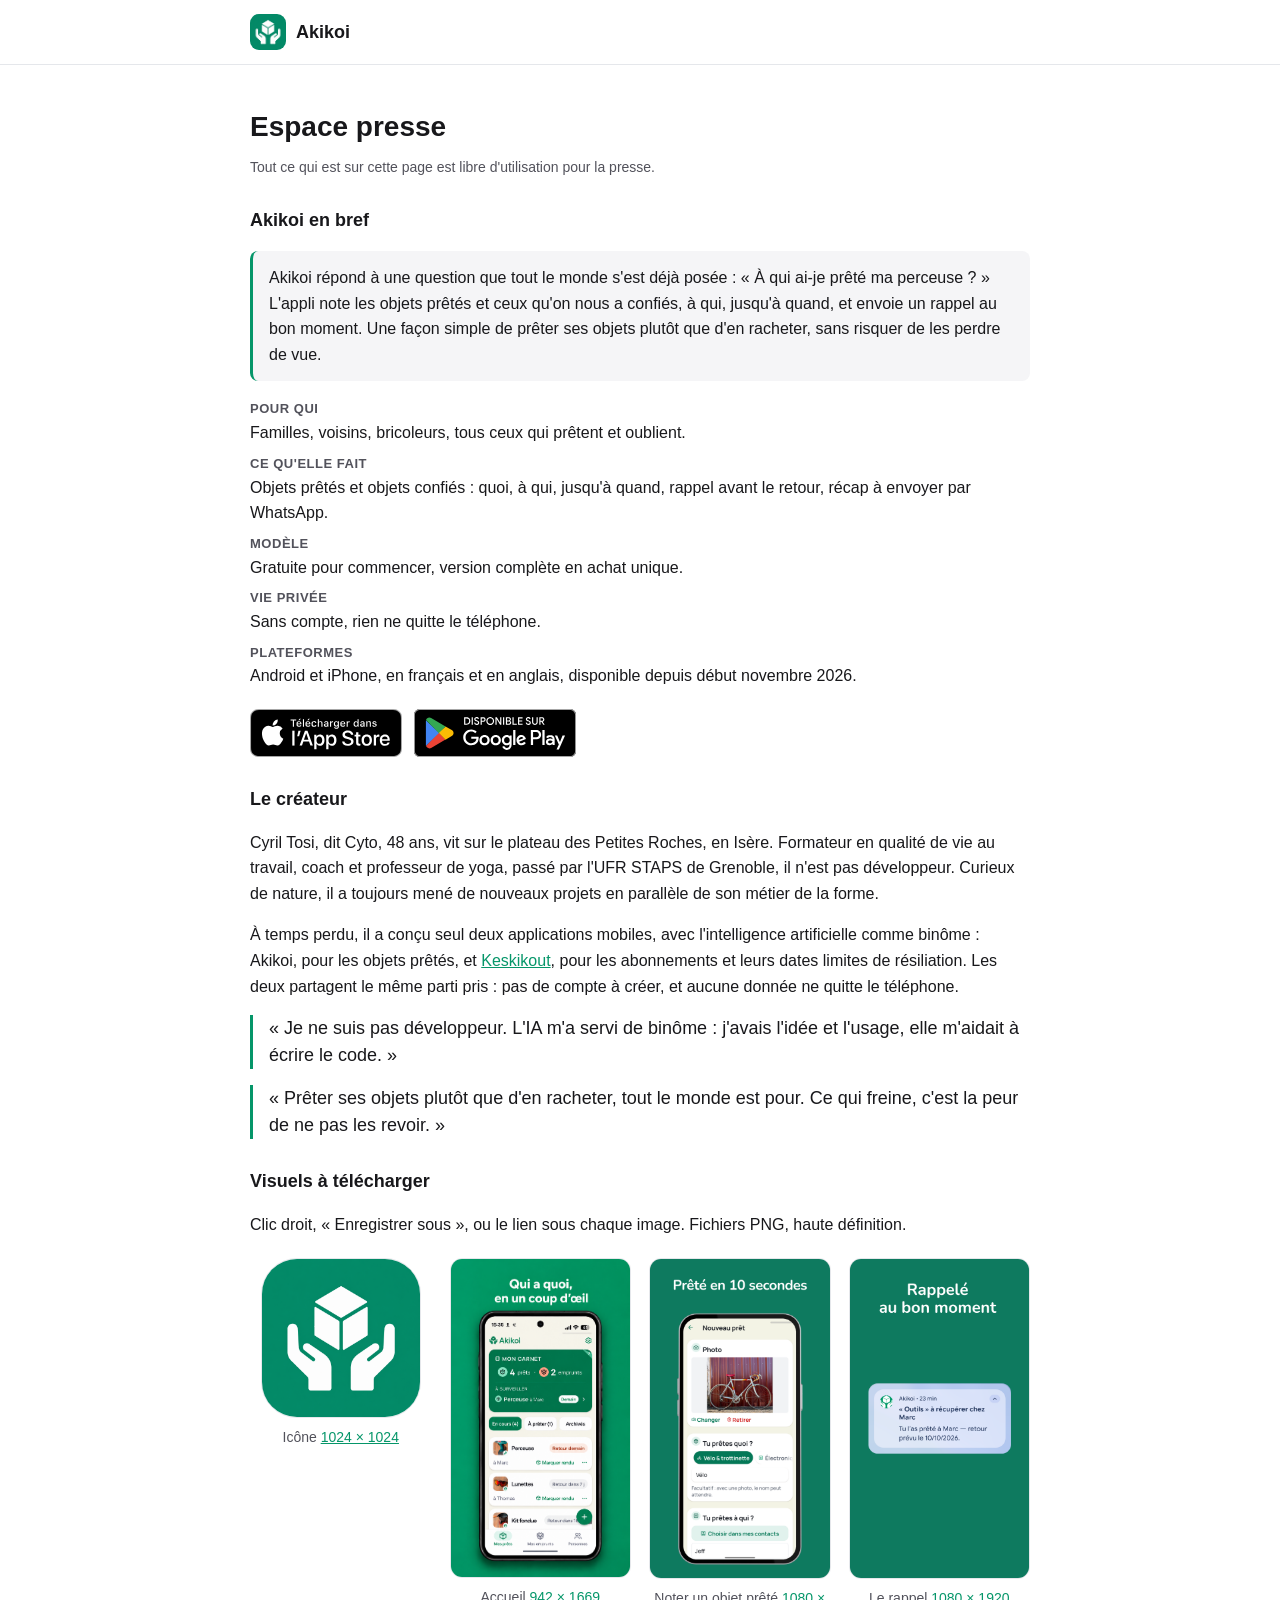
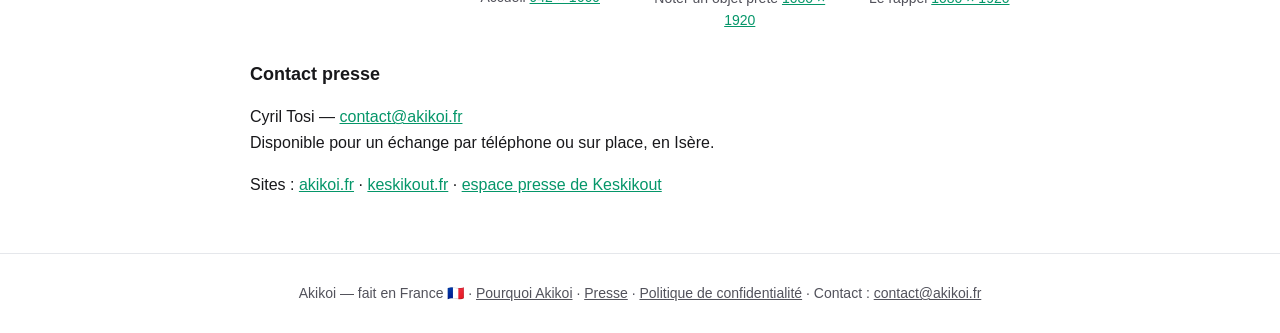
<file: presse/index.html>
<!doctype html><html lang="fr"><head><meta charset="utf-8">
  <meta property="og:type" content="website">
  <meta property="og:site_name" content="Akikoi">
  <meta property="og:locale" content="fr_FR">
  <meta property="og:title" content="Espace presse · Akikoi">
  <meta property="og:description" content="Akikoi en bref, son créateur, visuels à télécharger et contact presse.">
  <meta property="og:url" content="https://akikoi.fr/presse/">
  <meta property="og:image" content="https://akikoi.fr/assets/og-banner.png">
  <meta property="og:image:width" content="1200">
  <meta property="og:image:height" content="630">
  <meta property="og:image:type" content="image/png">
  <meta name="twitter:card" content="summary_large_image">

  <meta name="viewport" content="width=device-width, initial-scale=1">
  <title>Espace presse — Akikoi</title>
  <meta name="description" content="Akikoi en bref, son créateur, visuels à télécharger (icône, captures d'écran) et contact presse.">
  <link rel="canonical" href="https://akikoi.fr/presse/">

  <link rel="icon" href="/assets/logo.png">
  <link rel="apple-touch-icon" href="/assets/logo.png">
  <link rel="stylesheet" href="/styles.css">
</head>
<body>
  <header class="site-header">
    <div class="container">
      <a class="brand" href="/">
        <img src="/assets/logo.png" alt="" width="36" height="36">
        Akikoi
      </a>
    </div>
  </header>

  <main class="prose presse">
    <div class="container">
      <h1>Espace presse</h1>
      <p class="updated">Tout ce qui est sur cette page est libre d'utilisation pour la presse.</p>

      <!-- Le pitch en trois lignes : ce que le journaliste copie-colle -->
      <h2>Akikoi en bref</h2>
      <p class="lead">Akikoi répond à une question que tout le monde s'est déjà posée : « À qui ai-je prêté ma perceuse ? » L'appli note les objets prêtés et ceux qu'on nous a confiés, à qui, jusqu'à quand, et envoie un rappel au bon moment. Une façon simple de prêter ses objets plutôt que d'en racheter, sans risquer de les perdre de vue.</p>
      <ul class="presse-fiche">
        <li><strong>Pour qui</strong> Familles, voisins, bricoleurs, tous ceux qui prêtent et oublient.</li>
        <li><strong>Ce qu'elle fait</strong> Objets prêtés et objets confiés : quoi, à qui, jusqu'à quand, rappel avant le retour, récap à envoyer par WhatsApp.</li>
        <li><strong>Modèle</strong> Gratuite pour commencer, version complète en achat unique.</li>
        <li><strong>Vie privée</strong> Sans compte, rien ne quitte le téléphone.</li>
        <li><strong>Plateformes</strong> Android et iPhone, en français et en anglais, disponible depuis début novembre 2026.</li>
      </ul>
      <div class="stores presse-stores">
        <a class="store-badge" href="https://apps.apple.com/app/id6822337850"><img src="/assets/badges/app-store-fr.svg" alt="Télécharger dans l'App Store" width="152" height="48"></a>
        <a class="store-badge" href="https://play.google.com/store/apps/details?id=com.cyriltosi.objetspretes"><img src="/assets/badges/google-play-fr.svg" alt="Disponible sur Google Play" width="162" height="48"></a>
      </div>

      <!-- L'histoire en dix lignes : la personne, pas le produit -->
      <h2>Le créateur</h2>
      <p>Cyril Tosi, dit Cyto, 48 ans, vit sur le plateau des Petites Roches, en Isère. Formateur en qualité de vie au travail, coach et professeur de yoga, passé par l'UFR STAPS de Grenoble, il n'est pas développeur. Curieux de nature, il a toujours mené de nouveaux projets en parallèle de son métier de la forme.</p>
      <p>À temps perdu, il a conçu seul deux applications mobiles, avec l'intelligence artificielle comme binôme : Akikoi, pour les objets prêtés, et <a href="https://keskikout.fr">Keskikout</a>, pour les abonnements et leurs dates limites de résiliation. Les deux partagent le même parti pris : pas de compte à créer, et aucune donnée ne quitte le téléphone.</p>
      <blockquote class="presse-citation">« Je ne suis pas développeur. L'IA m'a servi de binôme : j'avais l'idée et l'usage, elle m'aidait à écrire le code. »</blockquote>
      <blockquote class="presse-citation">« Prêter ses objets plutôt que d'en racheter, tout le monde est pour. Ce qui freine, c'est la peur de ne pas les revoir. »</blockquote>

      <h2>Visuels à télécharger</h2>
      <p>Clic droit, « Enregistrer sous », ou le lien sous chaque image. Fichiers PNG, haute définition.</p>
      <div class="presse-visuels">
        <figure>
          <a href="/assets/presse/akikoi-icone-1024.png" download><img class="presse-icone" src="/assets/presse/akikoi-icone-1024.png" alt="Icône d'Akikoi" width="160" height="160"></a>
          <figcaption>Icône <a href="/assets/presse/akikoi-icone-1024.png" download>1024 × 1024</a></figcaption>
        </figure>
        <figure>
          <a href="/assets/presse/akikoi-capture-1-accueil.png" download><img src="/assets/presse/akikoi-capture-1-accueil.png" alt="Accueil d'Akikoi : qui a quoi, en un coup d'œil" width="942" height="1669" loading="lazy"></a>
          <figcaption>Accueil <a href="/assets/presse/akikoi-capture-1-accueil.png" download>942 × 1669</a></figcaption>
        </figure>
        <figure>
          <a href="/assets/presse/akikoi-capture-2-nouveau-pret.png" download><img src="/assets/presse/akikoi-capture-2-nouveau-pret.png" alt="Noter un objet prêté : photo, quoi, à qui" width="1080" height="1920" loading="lazy"></a>
          <figcaption>Noter un objet prêté <a href="/assets/presse/akikoi-capture-2-nouveau-pret.png" download>1080 × 1920</a></figcaption>
        </figure>
        <figure>
          <a href="/assets/presse/akikoi-capture-3-rappel.png" download><img src="/assets/presse/akikoi-capture-3-rappel.png" alt="Le rappel avant le retour" width="1080" height="1920" loading="lazy"></a>
          <figcaption>Le rappel <a href="/assets/presse/akikoi-capture-3-rappel.png" download>1080 × 1920</a></figcaption>
        </figure>
      </div>

      <h2>Contact presse</h2>
      <p>Cyril Tosi — <a href="mailto:contact@akikoi.fr">contact@akikoi.fr</a><br>
      Disponible pour un échange par téléphone ou sur place, en Isère.</p>
      <p>Sites : <a href="https://akikoi.fr">akikoi.fr</a> · <a href="https://keskikout.fr">keskikout.fr</a> · <a href="https://keskikout.fr/presse/">espace presse de Keskikout</a></p>
    </div>
  </main>

  <footer class="site-footer">
    <div class="container">
      Akikoi — fait en France 🇫🇷 ·
      <a href="/pourquoi/">Pourquoi Akikoi</a> ·
      <a href="/presse/">Presse</a> ·
      <a href="/confidentialite/">Politique de confidentialité</a> ·
      Contact : <a href="mailto:contact@akikoi.fr">contact@akikoi.fr</a>
    </div>
  </footer>
</body>
</html>
</file>
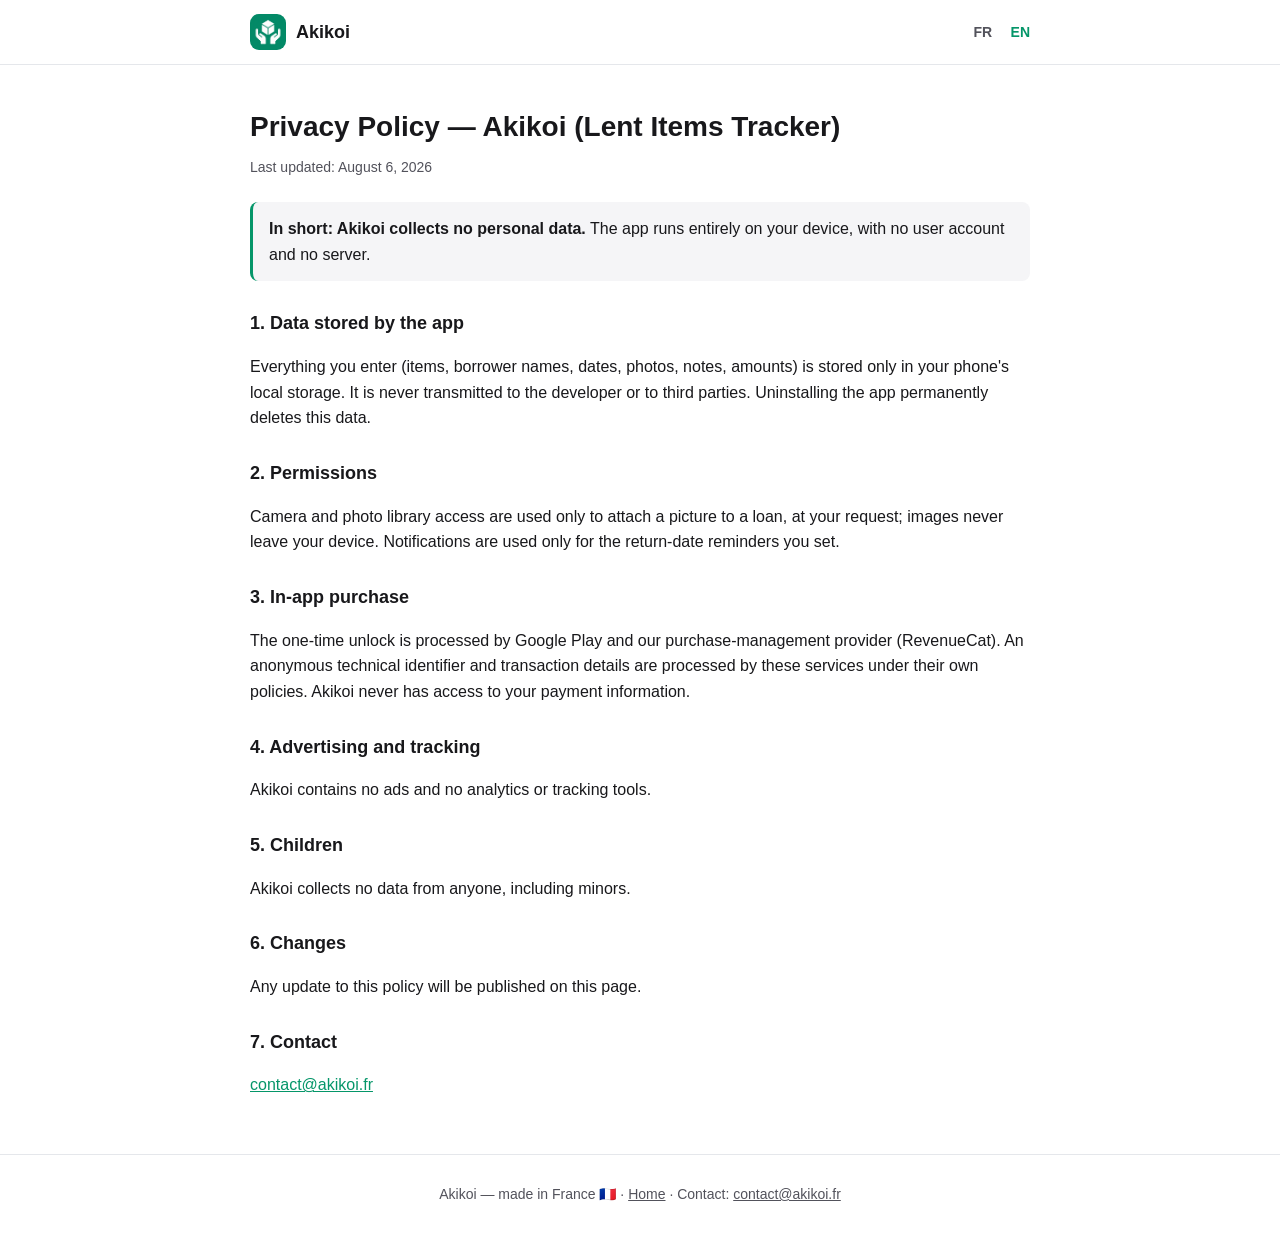
<file: en/privacy/index.html>
<!DOCTYPE html>
<html lang="en">
<head>
  <meta charset="utf-8">
  <meta name="viewport" content="width=device-width, initial-scale=1">
  <title>Privacy Policy — Akikoi</title>
  <meta name="description" content="Akikoi collects no personal data. The app runs entirely on your device, with no user account and no server.">
  <link rel="canonical" href="https://akikoi.fr/en/privacy/">
  <link rel="alternate" hreflang="en" href="https://akikoi.fr/en/privacy/">
  <link rel="alternate" hreflang="fr" href="https://akikoi.fr/confidentialite/">
  <link rel="alternate" hreflang="x-default" href="https://akikoi.fr/confidentialite/">
  <meta property="og:type" content="website">
  <meta property="og:site_name" content="Akikoi">
  <meta property="og:locale" content="en_US">
  <meta property="og:title" content="Privacy Policy — Akikoi">
  <meta property="og:description" content="Akikoi collects no personal data. Everything stays on your device.">
  <meta property="og:url" content="https://akikoi.fr/en/privacy/">
  <meta property="og:image" content="https://akikoi.fr/assets/logo.png">
  <link rel="icon" href="../../assets/logo.png">
  <link rel="apple-touch-icon" href="../../assets/logo.png">
  <link rel="stylesheet" href="../../styles.css">
</head>
<body>
  <header class="site-header">
    <div class="container">
      <a class="brand" href="../../">
        <img src="../../assets/logo.png" alt="" width="36" height="36">
        <span>Akikoi</span>
      </a>
      <nav class="langs" aria-label="Language">
        <a href="../../confidentialite/">FR</a>
        <a href="./" aria-current="true">EN</a>
      </nav>
    </div>
  </header>

  <main class="prose">
    <div class="container">
      <h1>Privacy Policy — Akikoi (Lent Items Tracker)</h1>
      <p class="updated">Last updated: August 6, 2026</p>

      <p class="lead"><strong>In short: Akikoi collects no personal data.</strong> The app runs entirely on your device, with no user account and no server.</p>

      <h2>1. Data stored by the app</h2>
      <p>Everything you enter (items, borrower names, dates, photos, notes, amounts) is stored only in your phone's local storage. It is never transmitted to the developer or to third parties. Uninstalling the app permanently deletes this data.</p>

      <h2>2. Permissions</h2>
      <p>Camera and photo library access are used only to attach a picture to a loan, at your request; images never leave your device. Notifications are used only for the return-date reminders you set.</p>

      <h2>3. In-app purchase</h2>
      <p>The one-time unlock is processed by Google Play and our purchase-management provider (RevenueCat). An anonymous technical identifier and transaction details are processed by these services under their own policies. Akikoi never has access to your payment information.</p>

      <h2>4. Advertising and tracking</h2>
      <p>Akikoi contains no ads and no analytics or tracking tools.</p>

      <h2>5. Children</h2>
      <p>Akikoi collects no data from anyone, including minors.</p>

      <h2>6. Changes</h2>
      <p>Any update to this policy will be published on this page.</p>

      <h2>7. Contact</h2>
      <p><a href="mailto:contact@akikoi.fr">contact@akikoi.fr</a></p>
    </div>
  </main>

  <footer class="site-footer">
    <div class="container">
      Akikoi — made in France 🇫🇷 ·
      <a href="../../">Home</a> ·
      Contact: <a href="mailto:contact@akikoi.fr">contact@akikoi.fr</a>
    </div>
  </footer>
</body>
</html>
</file>
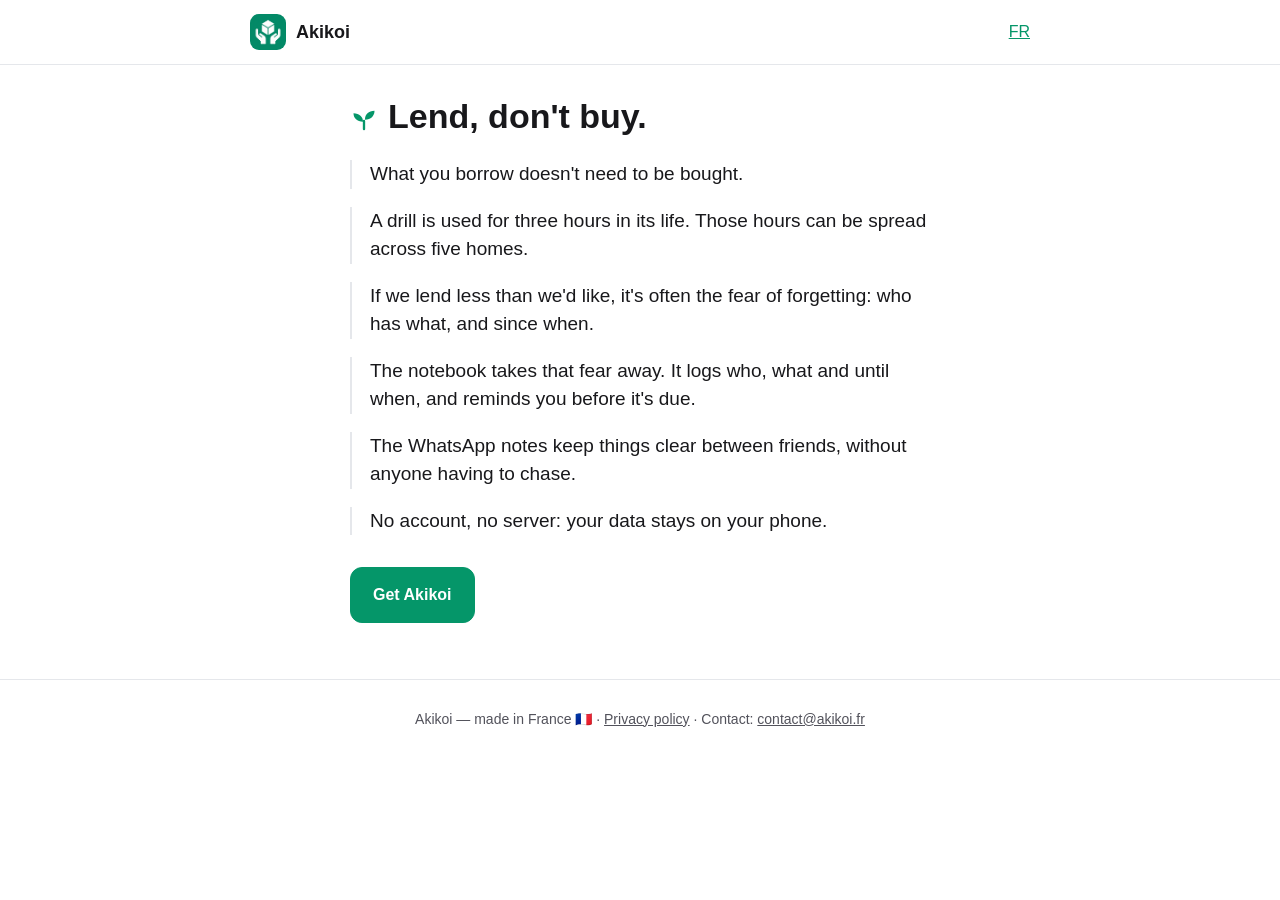
<file: en/why/index.html>
<!doctype html><html lang="en"><head><meta charset="utf-8">
  <meta property="og:type" content="website">
  <meta property="og:site_name" content="Akikoi">
  <meta property="og:locale" content="en_GB">
  <meta property="og:title" content="Lend, don't buy. · Akikoi">
  <meta property="og:description" content="Why Akikoi exists: what you borrow doesn't need to be bought.">
  <meta property="og:url" content="https://akikoi.fr/en/why/">
  <meta property="og:image" content="https://akikoi.fr/assets/og-banner.png">
  <meta property="og:image:width" content="1200">
  <meta property="og:image:height" content="630">
  <meta property="og:image:type" content="image/png">
  <meta name="twitter:card" content="summary_large_image">

  <meta name="viewport" content="width=device-width, initial-scale=1">
  <title>Why Akikoi — Lend, don't buy.</title>
  <meta name="description" content="Why Akikoi exists: what you borrow doesn't need to be bought. The notebook takes away the fear of forgetting, and your data stays with you.">
  <link rel="canonical" href="https://akikoi.fr/en/why/">
  <link rel="alternate" hreflang="fr" href="https://akikoi.fr/pourquoi/">

  <link rel="icon" href="/assets/logo.png">
  <link rel="apple-touch-icon" href="/assets/logo.png">
  <link rel="stylesheet" href="/styles.css">
</head>
<body>
  <header class="site-header">
    <div class="container">
      <a class="brand" href="/en/">
        <img src="/assets/logo.png" alt="" width="36" height="36">
        Akikoi
      </a>
      <a href="/pourquoi/">FR</a>
    </div>
  </header>

  <main class="manifeste">
    <div class="container">
      <h1><svg class="pousse" viewBox="0 0 24 24" aria-hidden="true" focusable="false"><path fill="currentColor" d="M11 21.5v-7a1 1 0 0 1 2 0v7a1 1 0 0 1-2 0Z"/><path fill="currentColor" d="M11.2 15.2C6.1 15.2 3 12.1 3 7.9c5.1 0 8.2 3.1 8.2 7.3Z"/><path fill="currentColor" d="M12.8 13.4c0-4.5 3.1-7.6 8.2-7.6 0 4.5-3.1 7.6-8.2 7.6Z"/></svg>Lend, don't buy.</h1>

      <!--
        Six lines, no more. A manifesto that explains itself isn't one any
        more — and nothing here is a number: we have none of our own.
      -->
      <ol class="manifeste-lignes">
        <li>What you borrow doesn't need to be bought.</li>
        <li>A drill is used for three hours in its life. Those hours can be spread across five homes.</li>
        <li>If we lend less than we'd like, it's often the fear of forgetting: who has what, and since when.</li>
        <li>The notebook takes that fear away. It logs who, what and until when, and reminds you before it's due.</li>
        <li>The WhatsApp notes keep things clear between friends, without anyone having to chase.</li>
        <li>No account, no server: your data stays on your phone.</li>
      </ol>

      <p class="manifeste-pied">
        <a class="cta cta-live" href="https://akikoi.fr/app">Get Akikoi</a>
      </p>
    </div>
  </main>

  <footer class="site-footer">
    <div class="container">
      Akikoi — made in France 🇫🇷 ·
      <a href="/en/privacy/">Privacy policy</a> ·
      Contact: <a href="mailto:contact@akikoi.fr">contact@akikoi.fr</a>
    </div>
  </footer>
</body>
</html>
</file>
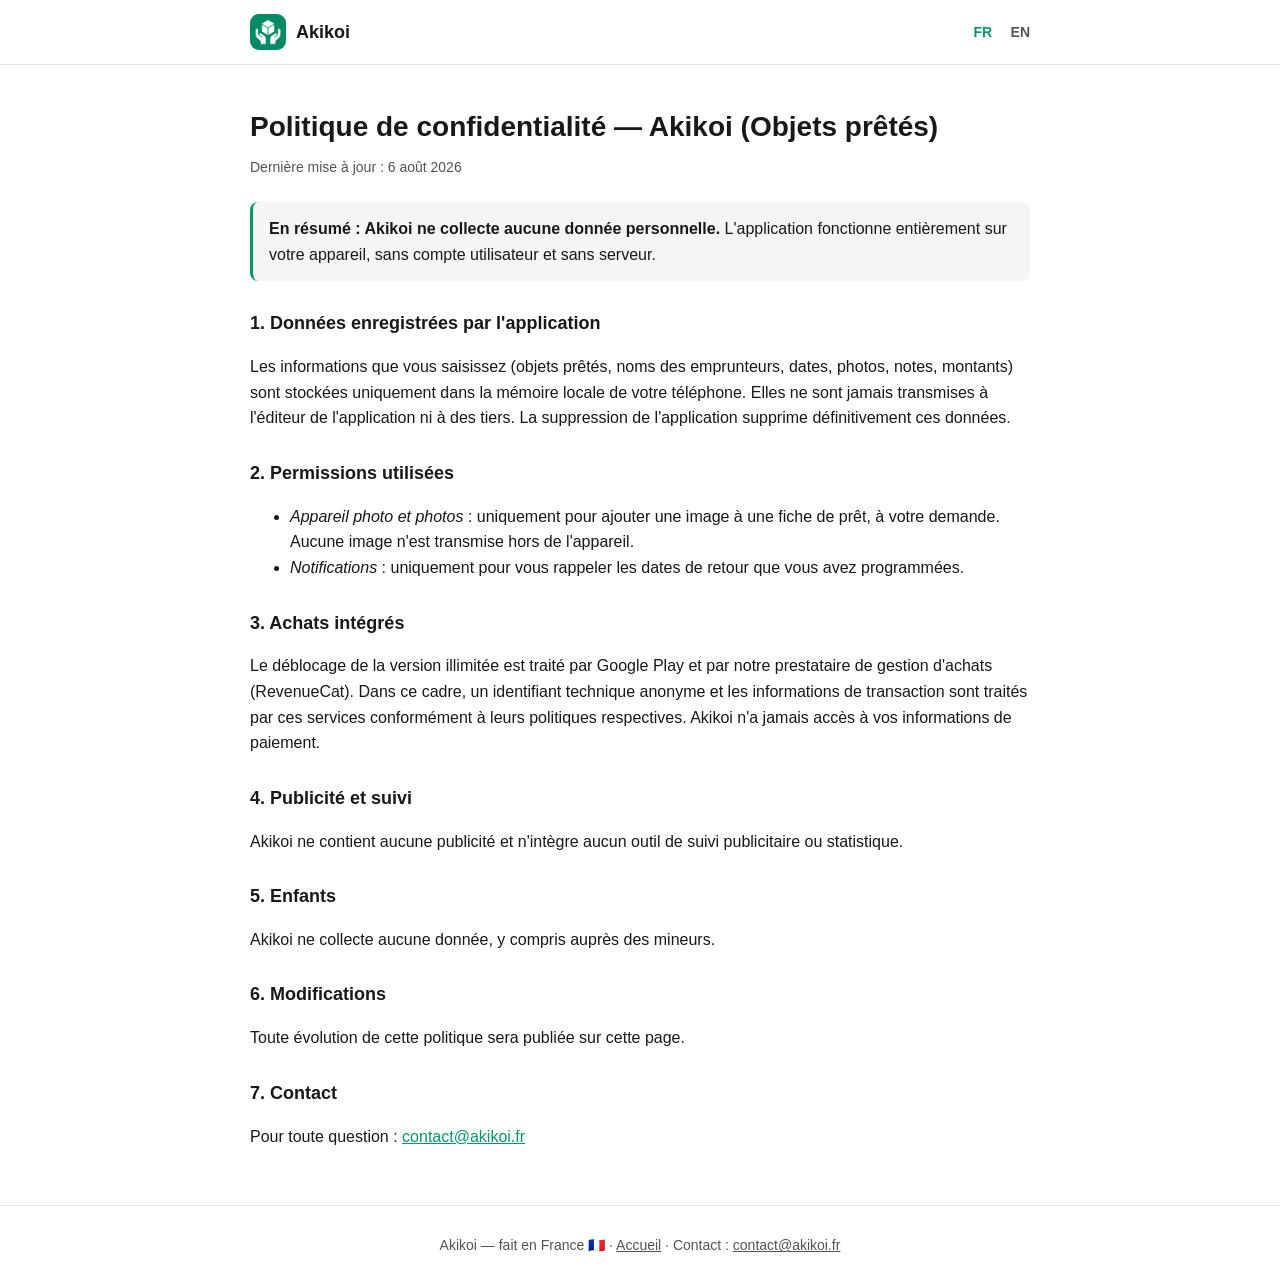
<file: confidentialite.html>
<!DOCTYPE html>
<html lang="fr">
<head>
  <meta charset="utf-8">
  <meta name="viewport" content="width=device-width, initial-scale=1">
  <title>Politique de confidentialité — Akikoi</title>
  <meta name="description" content="Akikoi ne collecte aucune donnée personnelle. L'application fonctionne entièrement sur votre appareil, sans compte et sans serveur.">
  <link rel="canonical" href="https://akikoi.fr/confidentialite.html">
  <link rel="alternate" hreflang="fr" href="https://akikoi.fr/confidentialite.html">
  <link rel="alternate" hreflang="en" href="https://akikoi.fr/en/privacy.html">
  <link rel="alternate" hreflang="x-default" href="https://akikoi.fr/confidentialite.html">
  <meta property="og:type" content="website">
  <meta property="og:site_name" content="Akikoi">
  <meta property="og:locale" content="fr_FR">
  <meta property="og:title" content="Politique de confidentialité — Akikoi">
  <meta property="og:description" content="Akikoi ne collecte aucune donnée personnelle. Tout reste sur votre appareil.">
  <meta property="og:url" content="https://akikoi.fr/confidentialite.html">
  <meta property="og:image" content="https://akikoi.fr/assets/logo.png">
  <link rel="icon" href="assets/logo.png">
  <link rel="apple-touch-icon" href="assets/logo.png">
  <link rel="stylesheet" href="styles.css">
</head>
<body>
  <header class="site-header">
    <div class="container">
      <a class="brand" href="index.html">
        <img src="assets/logo.png" alt="" width="36" height="36">
        <span>Akikoi</span>
      </a>
      <nav class="langs" aria-label="Langue">
        <a href="confidentialite.html" aria-current="true">FR</a>
        <a href="en/privacy.html">EN</a>
      </nav>
    </div>
  </header>

  <main class="prose">
    <div class="container">
      <h1>Politique de confidentialité — Akikoi (Objets prêtés)</h1>
      <p class="updated">Dernière mise à jour : 6 août 2026</p>

      <p class="lead"><strong>En résumé : Akikoi ne collecte aucune donnée personnelle.</strong> L'application fonctionne entièrement sur votre appareil, sans compte utilisateur et sans serveur.</p>

      <h2>1. Données enregistrées par l'application</h2>
      <p>Les informations que vous saisissez (objets prêtés, noms des emprunteurs, dates, photos, notes, montants) sont stockées uniquement dans la mémoire locale de votre téléphone. Elles ne sont jamais transmises à l'éditeur de l'application ni à des tiers. La suppression de l'application supprime définitivement ces données.</p>

      <h2>2. Permissions utilisées</h2>
      <ul>
        <li><em>Appareil photo et photos</em> : uniquement pour ajouter une image à une fiche de prêt, à votre demande. Aucune image n'est transmise hors de l'appareil.</li>
        <li><em>Notifications</em> : uniquement pour vous rappeler les dates de retour que vous avez programmées.</li>
      </ul>

      <h2>3. Achats intégrés</h2>
      <p>Le déblocage de la version illimitée est traité par Google Play et par notre prestataire de gestion d'achats (RevenueCat). Dans ce cadre, un identifiant technique anonyme et les informations de transaction sont traités par ces services conformément à leurs politiques respectives. Akikoi n'a jamais accès à vos informations de paiement.</p>

      <h2>4. Publicité et suivi</h2>
      <p>Akikoi ne contient aucune publicité et n'intègre aucun outil de suivi publicitaire ou statistique.</p>

      <h2>5. Enfants</h2>
      <p>Akikoi ne collecte aucune donnée, y compris auprès des mineurs.</p>

      <h2>6. Modifications</h2>
      <p>Toute évolution de cette politique sera publiée sur cette page.</p>

      <h2>7. Contact</h2>
      <p>Pour toute question : <a href="mailto:contact@akikoi.fr">contact@akikoi.fr</a></p>
    </div>
  </main>

  <footer class="site-footer">
    <div class="container">
      Akikoi — fait en France 🇫🇷 ·
      <a href="index.html">Accueil</a> ·
      Contact : <a href="mailto:contact@akikoi.fr">contact@akikoi.fr</a>
    </div>
  </footer>
</body>
</html>
</file>
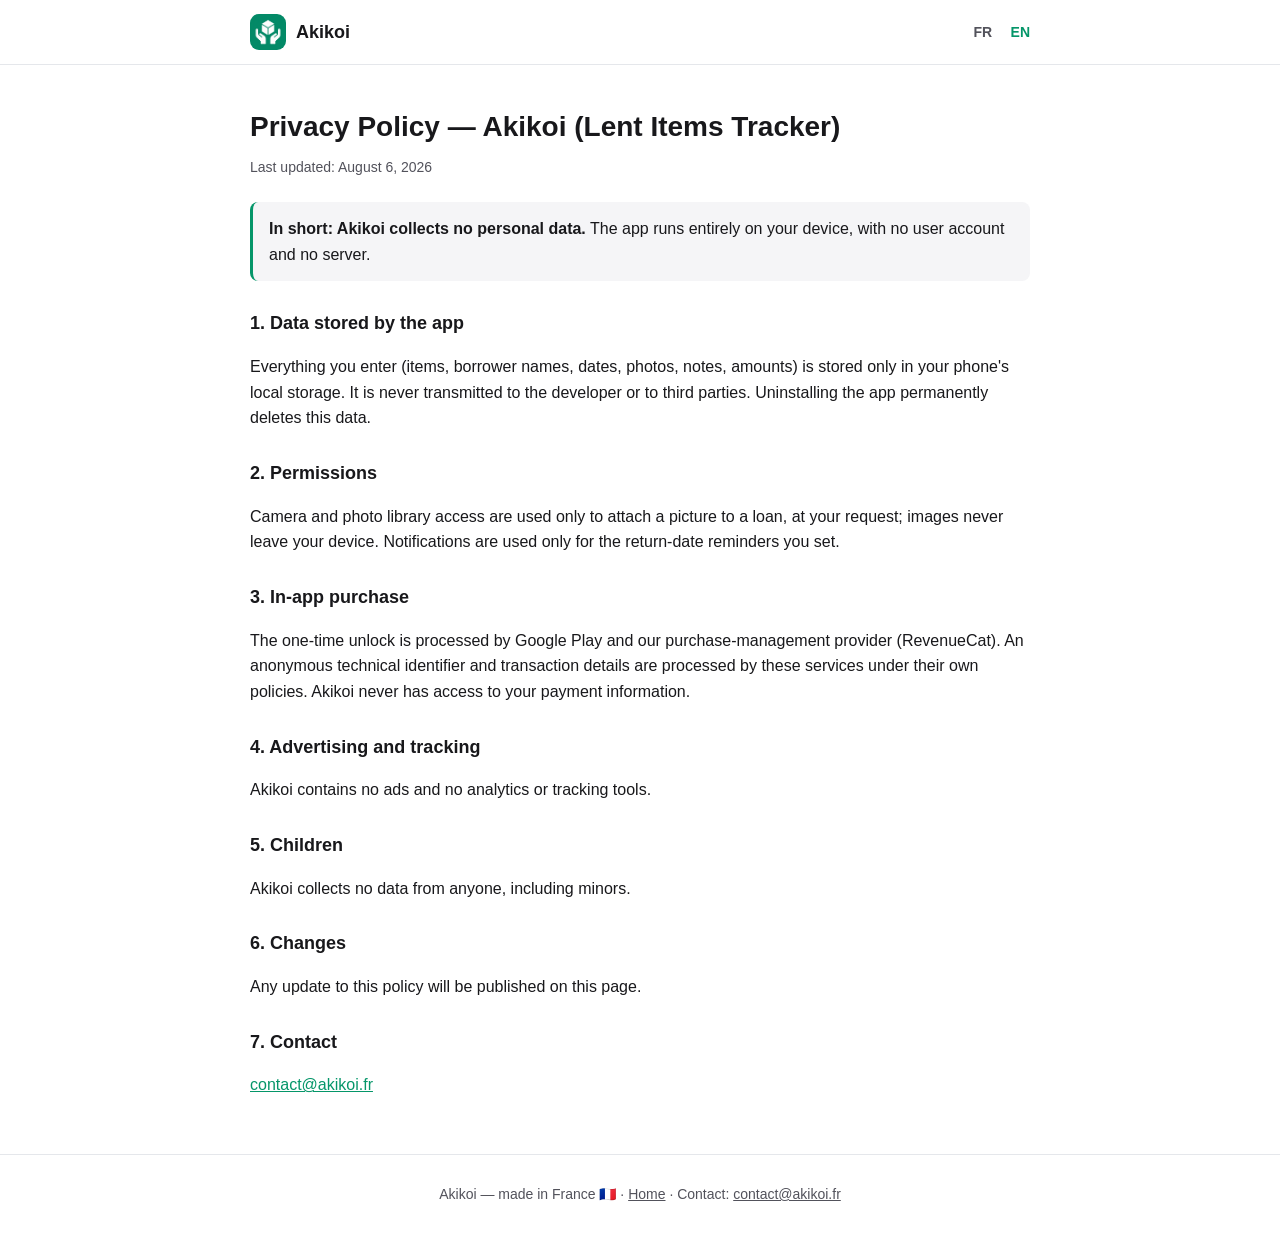
<file: en/privacy.html>
<!DOCTYPE html>
<html lang="en">
<head>
  <meta charset="utf-8">
  <meta name="viewport" content="width=device-width, initial-scale=1">
  <title>Privacy Policy — Akikoi</title>
  <meta name="description" content="Akikoi collects no personal data. The app runs entirely on your device, with no user account and no server.">
  <link rel="canonical" href="https://akikoi.fr/en/privacy.html">
  <link rel="alternate" hreflang="en" href="https://akikoi.fr/en/privacy.html">
  <link rel="alternate" hreflang="fr" href="https://akikoi.fr/confidentialite.html">
  <link rel="alternate" hreflang="x-default" href="https://akikoi.fr/confidentialite.html">
  <meta property="og:type" content="website">
  <meta property="og:site_name" content="Akikoi">
  <meta property="og:locale" content="en_US">
  <meta property="og:title" content="Privacy Policy — Akikoi">
  <meta property="og:description" content="Akikoi collects no personal data. Everything stays on your device.">
  <meta property="og:url" content="https://akikoi.fr/en/privacy.html">
  <meta property="og:image" content="https://akikoi.fr/assets/logo.png">
  <link rel="icon" href="../assets/logo.png">
  <link rel="apple-touch-icon" href="../assets/logo.png">
  <link rel="stylesheet" href="../styles.css">
</head>
<body>
  <header class="site-header">
    <div class="container">
      <a class="brand" href="../">
        <img src="../assets/logo.png" alt="" width="36" height="36">
        <span>Akikoi</span>
      </a>
      <nav class="langs" aria-label="Language">
        <a href="../confidentialite.html">FR</a>
        <a href="privacy.html" aria-current="true">EN</a>
      </nav>
    </div>
  </header>

  <main class="prose">
    <div class="container">
      <h1>Privacy Policy — Akikoi (Lent Items Tracker)</h1>
      <p class="updated">Last updated: August 6, 2026</p>

      <p class="lead"><strong>In short: Akikoi collects no personal data.</strong> The app runs entirely on your device, with no user account and no server.</p>

      <h2>1. Data stored by the app</h2>
      <p>Everything you enter (items, borrower names, dates, photos, notes, amounts) is stored only in your phone's local storage. It is never transmitted to the developer or to third parties. Uninstalling the app permanently deletes this data.</p>

      <h2>2. Permissions</h2>
      <p>Camera and photo library access are used only to attach a picture to a loan, at your request; images never leave your device. Notifications are used only for the return-date reminders you set.</p>

      <h2>3. In-app purchase</h2>
      <p>The one-time unlock is processed by Google Play and our purchase-management provider (RevenueCat). An anonymous technical identifier and transaction details are processed by these services under their own policies. Akikoi never has access to your payment information.</p>

      <h2>4. Advertising and tracking</h2>
      <p>Akikoi contains no ads and no analytics or tracking tools.</p>

      <h2>5. Children</h2>
      <p>Akikoi collects no data from anyone, including minors.</p>

      <h2>6. Changes</h2>
      <p>Any update to this policy will be published on this page.</p>

      <h2>7. Contact</h2>
      <p><a href="mailto:contact@akikoi.fr">contact@akikoi.fr</a></p>
    </div>
  </main>

  <footer class="site-footer">
    <div class="container">
      Akikoi — made in France 🇫🇷 ·
      <a href="../">Home</a> ·
      Contact: <a href="mailto:contact@akikoi.fr">contact@akikoi.fr</a>
    </div>
  </footer>
</body>
</html>
</file>
<file: styles.css>
:root {
  --accent: #059669;
  --accent-dark: #047857;
  --bg: #ffffff;
  --bg-alt: #f5f5f7;
  --text: #18181b;
  --muted: #52525b;
  --border: #e5e7eb;
  --card: #ffffff;
  --radius: 12px;
  --maxw: 820px;
}

* { box-sizing: border-box; }
html { -webkit-text-size-adjust: 100%; }

body {
  margin: 0;
  font-family: -apple-system, BlinkMacSystemFont, "Segoe UI", Roboto, Helvetica, Arial, sans-serif;
  color: var(--text);
  background: var(--bg);
  line-height: 1.6;
}

a { color: var(--accent); }
a:hover { color: var(--accent-dark); }

.container { max-width: var(--maxw); margin: 0 auto; padding: 0 20px; }

/* Header */
.site-header { border-bottom: 1px solid var(--border); background: var(--bg); }
.site-header .container {
  display: flex;
  align-items: center;
  justify-content: space-between;
  min-height: 64px;
  gap: 12px;
}
.brand {
  display: flex;
  align-items: center;
  gap: 10px;
  text-decoration: none;
  color: var(--text);
  font-weight: 700;
  font-size: 18px;
}
.brand img { width: 36px; height: 36px; border-radius: 9px; display: block; }
.langs a {
  margin-left: 14px;
  font-size: 14px;
  text-decoration: none;
  color: var(--muted);
  font-weight: 600;
}
.langs a[aria-current="true"] { color: var(--accent); }

/* Hero */
.hero { background: var(--bg-alt); padding: 56px 0; }
.hero .container { text-align: center; }
.hero h1 { font-size: 34px; line-height: 1.15; margin: 0 0 12px; }
.hero .tagline { font-size: 20px; font-weight: 600; margin: 0 0 12px; }
.hero p { font-size: 17px; color: var(--muted); max-width: 60ch; margin: 0 auto 24px; }

/* CTA */
.cta {
  display: inline-flex;
  align-items: center;
  gap: 10px;
  padding: 14px 22px;
  border-radius: var(--radius);
  font-weight: 700;
  font-size: 16px;
  font-family: inherit;
  text-decoration: none;
  border: 1px solid var(--border);
  background: var(--bg-alt);
  color: var(--muted);
  cursor: not-allowed;
}
.cta svg { flex: 0 0 auto; }
.cta-note { display: block; margin-top: 10px; font-size: 13px; color: var(--muted); }

/* Sections */
section { padding: 44px 0; }
section h2 { font-size: 24px; margin: 0 0 24px; text-align: center; }
.alt { background: var(--bg-alt); }

.steps { display: grid; gap: 16px; }
.step { background: var(--card); border: 1px solid var(--border); border-radius: var(--radius); padding: 20px; }
.step .n {
  display: inline-flex;
  align-items: center;
  justify-content: center;
  width: 30px; height: 30px;
  border-radius: 50%;
  background: var(--accent);
  color: #fff;
  font-weight: 700;
  margin-bottom: 10px;
}
.step h3 { margin: 0 0 6px; font-size: 17px; }
.step p { margin: 0; color: var(--muted); }

.features { list-style: none; padding: 0; margin: 0; display: grid; gap: 14px; }
.features li { padding-left: 28px; position: relative; color: var(--muted); }
.features li::before { content: "✓"; position: absolute; left: 0; top: 0; color: var(--accent); font-weight: 700; }
.features li strong { color: var(--text); }

.faq details { border: 1px solid var(--border); border-radius: var(--radius); padding: 0 16px; margin-bottom: 12px; background: var(--card); }
.faq summary { font-weight: 600; cursor: pointer; padding: 16px 0; list-style: none; }
.faq summary::-webkit-details-marker { display: none; }
.faq summary::after { content: "+"; float: right; color: var(--accent); font-weight: 700; }
.faq details[open] summary::after { content: "–"; }
.faq p { margin: 0 0 16px; color: var(--muted); }

/* Footer */
.site-footer { border-top: 1px solid var(--border); padding: 28px 0; color: var(--muted); font-size: 14px; text-align: center; }
.site-footer a { color: var(--muted); }

/* Legal / prose pages */
.prose { padding: 40px 0; }
.prose h1 { font-size: 28px; margin: 0 0 6px; }
.prose .updated { color: var(--muted); font-size: 14px; margin: 0 0 24px; }
.prose h2 { font-size: 18px; margin: 28px 0 8px; }
.prose p, .prose li { color: var(--text); }
.prose .lead { background: var(--bg-alt); border-left: 3px solid var(--accent); padding: 14px 16px; border-radius: 8px; }

@media (min-width: 640px) {
  .hero { padding: 72px 0; }
  .hero h1 { font-size: 44px; }
  .steps { grid-template-columns: repeat(3, 1fr); }
}

/* CTA actif (page /app) */
.cta-live {
  background: var(--accent);
  border-color: var(--accent);
  color: #fff;
  cursor: pointer;
}
.cta-live:hover { background: var(--accent-dark); border-color: var(--accent-dark); color: #fff; }

/* Badges officiels des stores (accueil, /app) : même hauteur, côte à côte */
.stores { display: flex; flex-wrap: wrap; justify-content: center; gap: 12px; }
.store-badge { display: block; line-height: 0; border-radius: 8px; }
.store-badge img { display: block; width: auto; height: 48px; }
.store-badge:focus-visible { outline: 3px solid var(--accent); outline-offset: 3px; }

/* Page de redirection /app */
.redirect { display: flex; align-items: center; min-height: 100vh; padding: 40px 0; text-align: center; }
.redirect .redirect-logo { width: 88px; height: 88px; border-radius: 22px; display: block; margin: 0 auto 20px; }
.redirect h1 { font-size: 28px; line-height: 1.2; margin: 0 0 12px; }
.redirect p { font-size: 17px; color: var(--muted); max-width: 46ch; margin: 0 auto 24px; }
.redirect .redirect-note { font-size: 13px; margin: 20px auto 0; }
.redirect .redirect-note a { color: var(--muted); }

@media (min-width: 640px) {
  .redirect h1 { font-size: 34px; }
}

/* Page lien d'emprunt /e */
.loan { padding: 28px 0 48px; }
.loan .container { max-width: 480px; }
.loan [hidden] { display: none !important; }
.loan-card {
  background: var(--card);
  border: 1px solid var(--border);
  border-radius: var(--radius);
  padding: 22px 20px;
  box-shadow: 0 1px 2px rgba(0, 0, 0, 0.04);
}
.loan-kicker { margin: 0 0 4px; font-size: 13px; font-weight: 600; letter-spacing: 0.04em; text-transform: uppercase; color: var(--muted); }
.loan-object { margin: 0; font-size: 30px; line-height: 1.15; overflow-wrap: anywhere; }
.loan-lender { margin: 4px 0 0; font-size: 17px; color: var(--muted); overflow-wrap: anywhere; }
.loan-badge {
  display: inline-block;
  margin: 14px 0 18px;
  padding: 6px 12px;
  border-radius: 999px;
  font-weight: 700;
  font-size: 16px;
}
.loan-badge-ok { background: #ecfdf5; color: var(--accent-dark); }
.loan-badge-soon { background: #fffbeb; color: #b45309; }
.loan-badge-late { background: #fef2f2; color: #b91c1c; }
.loan-badge-free { background: var(--bg-alt); color: var(--muted); }
.loan-items { list-style: none; margin: 14px 0 18px; padding: 0; display: grid; gap: 12px; }
.loan-item { display: grid; grid-template-columns: 1fr auto; gap: 4px 12px; align-items: center; padding-bottom: 12px; border-bottom: 1px solid var(--border); }
.loan-item:last-child { padding-bottom: 0; border-bottom: 0; }
.loan-item-object { font-weight: 600; font-size: 18px; overflow-wrap: anywhere; }
.loan-item .loan-badge { margin: 0; }
.loan-item-date { grid-column: 1 / -1; font-size: 14px; color: var(--muted); }
.loan-dates { margin: 0; display: grid; gap: 10px; }
.loan-dates dt { font-size: 13px; color: var(--muted); }
.loan-dates dd { margin: 0; font-weight: 600; }
.loan-dates dd::first-letter { text-transform: uppercase; }
.loan-honest { margin: 18px 0 0; padding-top: 14px; border-top: 1px solid var(--border); font-size: 13px; color: var(--muted); }
/* L'objet proposé : deux mots sous le titre, et le pied qui invite à en proposer */
.offer-words { margin: 12px 0 0; font-size: 17px; line-height: 1.5; overflow-wrap: anywhere; }
/* Le manifeste : six lignes, larges, et rien autour */
.manifeste { padding: 32px 0 56px; }
.manifeste .container { max-width: 620px; }
.manifeste h1 { font-size: 34px; line-height: 1.15; margin: 0 0 24px; }
.manifeste-lignes { list-style: none; margin: 0; padding: 0; display: grid; gap: 18px; }
.manifeste-lignes li {
  font-size: 19px;
  line-height: 1.5;
  padding-left: 18px;
  border-left: 2px solid var(--border);
}
/*
  La pousse, devant le slogan — et nulle part ailleurs.

  Dessinée, et non l'emoji : 🌱 change de forme, de couleur et de taille selon
  le système, et un signe qui n'est pas le même partout n'est pas un signe. Elle
  prend la couleur d'accent, une seule, et se cale sur la ligne du texte plutôt
  que sur une hauteur fixe — le titre fait 34 points sur téléphone et 44 sur
  large, la pousse doit suivre.

  Jamais dans le logo : le logo est un nom, pas une profession de foi.
*/
.pousse {
  width: 28px;
  height: 28px;
  color: var(--accent);
  vertical-align: -0.12em;
  margin-right: 10px;
}
.manifeste-pied { margin: 32px 0 0; }

/* La raison d'être, en tête des pages qui portent un lien */
.site-eco {
  margin: 0 0 18px;
  font-size: 15px;
  color: var(--muted);
}

/* Le prénom de qui demande : au-dessus du bouton, et jamais exigé */
.offer-name { display: grid; gap: 6px; margin: 0 0 14px; text-align: left; }
.offer-name span { font-size: 14px; color: var(--muted); }
.offer-name input {
  width: 100%;
  padding: 12px 14px;
  border: 1px solid var(--border);
  border-radius: var(--radius);
  background: var(--card);
  font: inherit;
  font-size: 16px;
  color: inherit;
}
.offer-name input:focus-visible { outline: 2px solid var(--accent); outline-offset: 1px; }

/* La liste « Ce que {p} peut prêter » : une carte par objet, empilées */
.offer-list { list-style: none; margin: 18px 0 0; padding: 0; display: grid; gap: 14px; }
.offer-card { display: grid; }
.offer-card-object { margin: 0; font-size: 21px; line-height: 1.2; overflow-wrap: anywhere; }
.offer-card .offer-words { margin: 8px 0 0; font-size: 16px; }
.offer-card .loan-badge { justify-self: start; margin: 12px 0 0; font-size: 15px; }
.offer-card .loan-cta-btn { margin-top: 16px; }
.offer-foot { margin-top: 32px; padding-top: 20px; border-top: 1px solid var(--border); text-align: center; }
.offer-foot p { margin: 0 0 12px; color: var(--muted); }
.loan-cta { margin-top: 22px; text-align: center; }
.loan-cta-btn { display: flex; justify-content: center; width: 100%; text-align: center; line-height: 1.35; }
.loan-keep {
  margin-top: 12px;
  padding: 8px;
  border: 0;
  background: none;
  font: inherit;
  font-size: 15px;
  color: var(--muted);
  text-decoration: underline;
  cursor: pointer;
}
.loan-keep:hover { color: var(--text); }
.loan-kept { margin: 12px auto 0; max-width: 40ch; text-align: center; font-size: 15px; color: var(--muted); }
.loan-empty { text-align: center; padding-top: 24px; }
.loan-empty h1 { font-size: 26px; line-height: 1.2; margin: 0 0 12px; }
.loan-empty p { color: var(--muted); margin: 0 auto 20px; max-width: 40ch; }

/* Espace presse /presse : fiche, citations, visuels à télécharger */
.presse-fiche { list-style: none; margin: 18px 0 20px; padding: 0; display: grid; gap: 8px; }
.presse-fiche li { padding-left: 0; }
.presse-fiche strong { display: block; font-size: 13px; letter-spacing: 0.04em; text-transform: uppercase; color: var(--muted); }
.presse-stores { justify-content: flex-start; margin: 0 0 8px; }
.presse-citation { margin: 16px 0; padding: 0 0 0 16px; border-left: 3px solid var(--accent); font-size: 18px; line-height: 1.5; }
.presse-visuels { display: grid; grid-template-columns: repeat(2, 1fr); gap: 18px; margin: 20px 0 8px; }
.presse-visuels figure { margin: 0; text-align: center; }
.presse-visuels img { display: block; width: 100%; height: auto; border: 1px solid var(--border); border-radius: var(--radius); background: var(--bg-alt); }
.presse-visuels .presse-icone { width: 160px; margin: 0 auto; border-radius: 36px; }
.presse-visuels figcaption { margin-top: 8px; font-size: 14px; color: var(--muted); }
@media (min-width: 640px) { .presse-visuels { grid-template-columns: repeat(4, 1fr); } }
</file>
